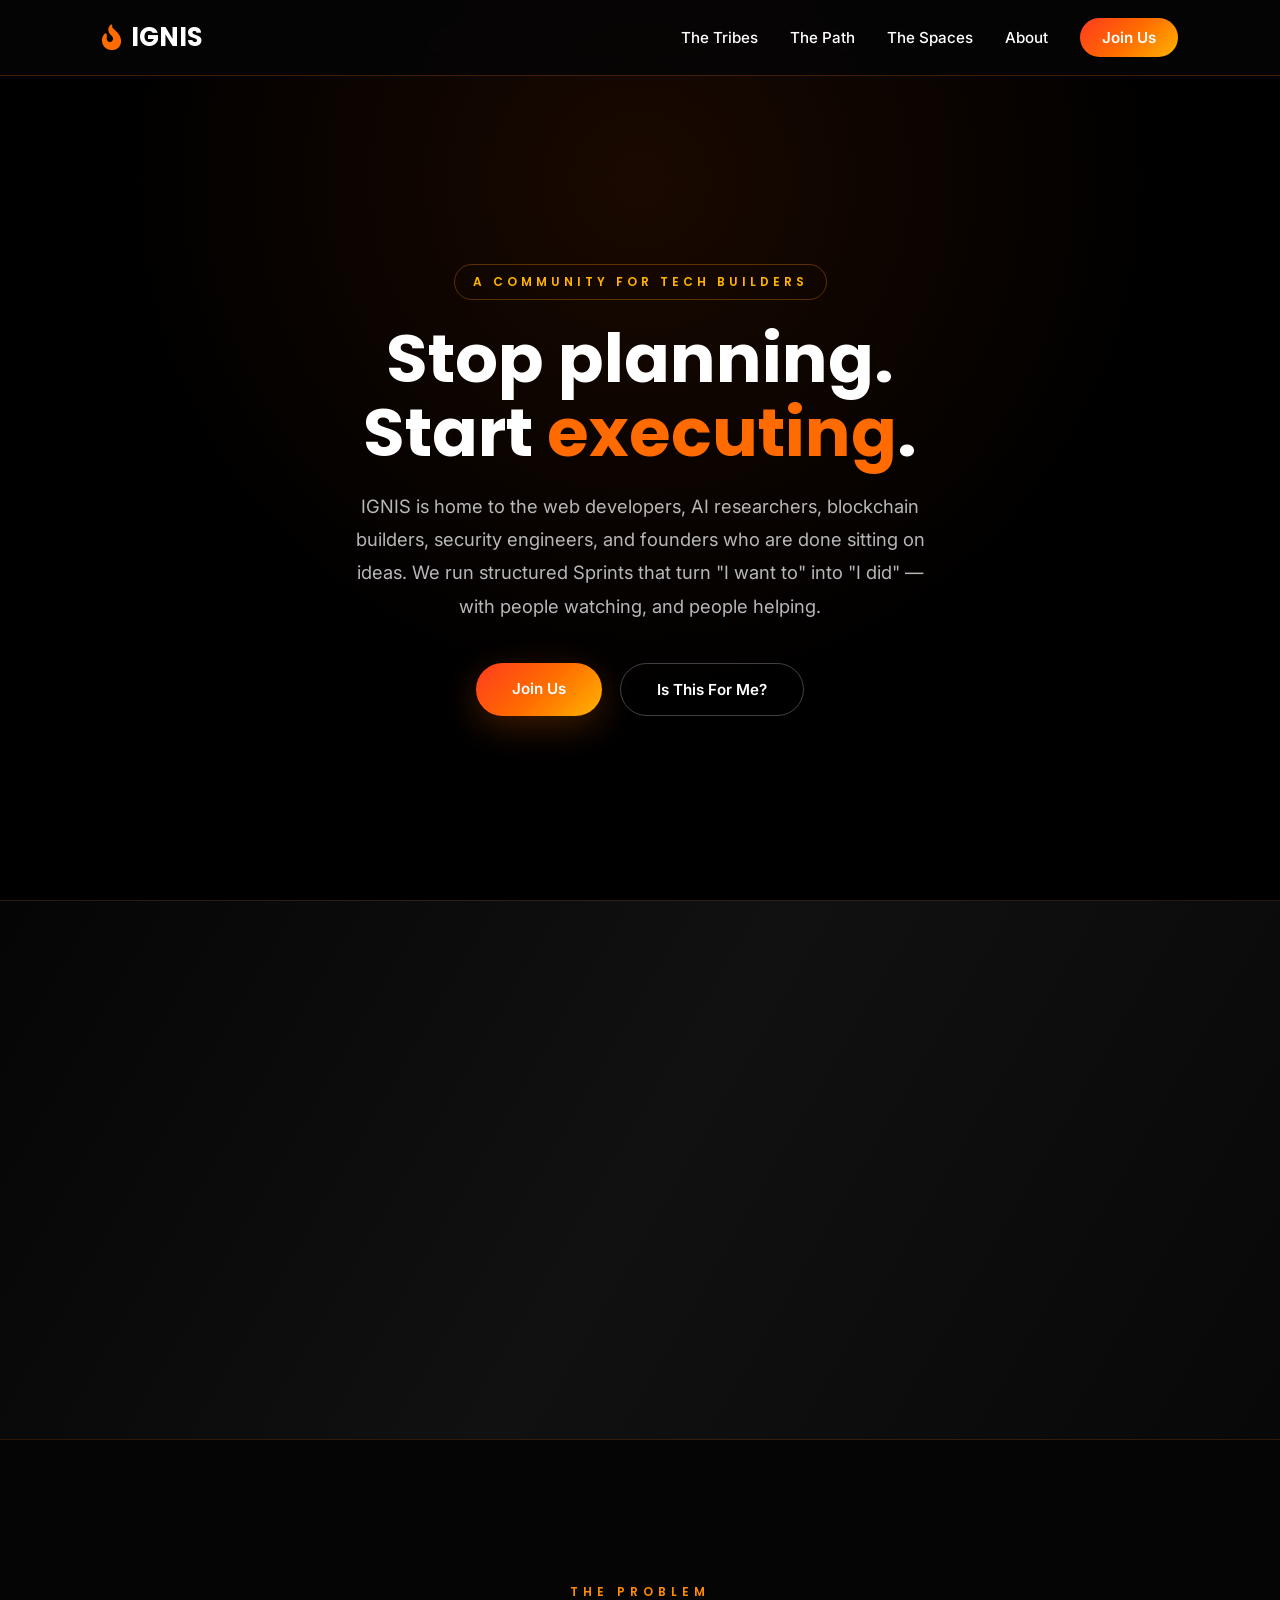
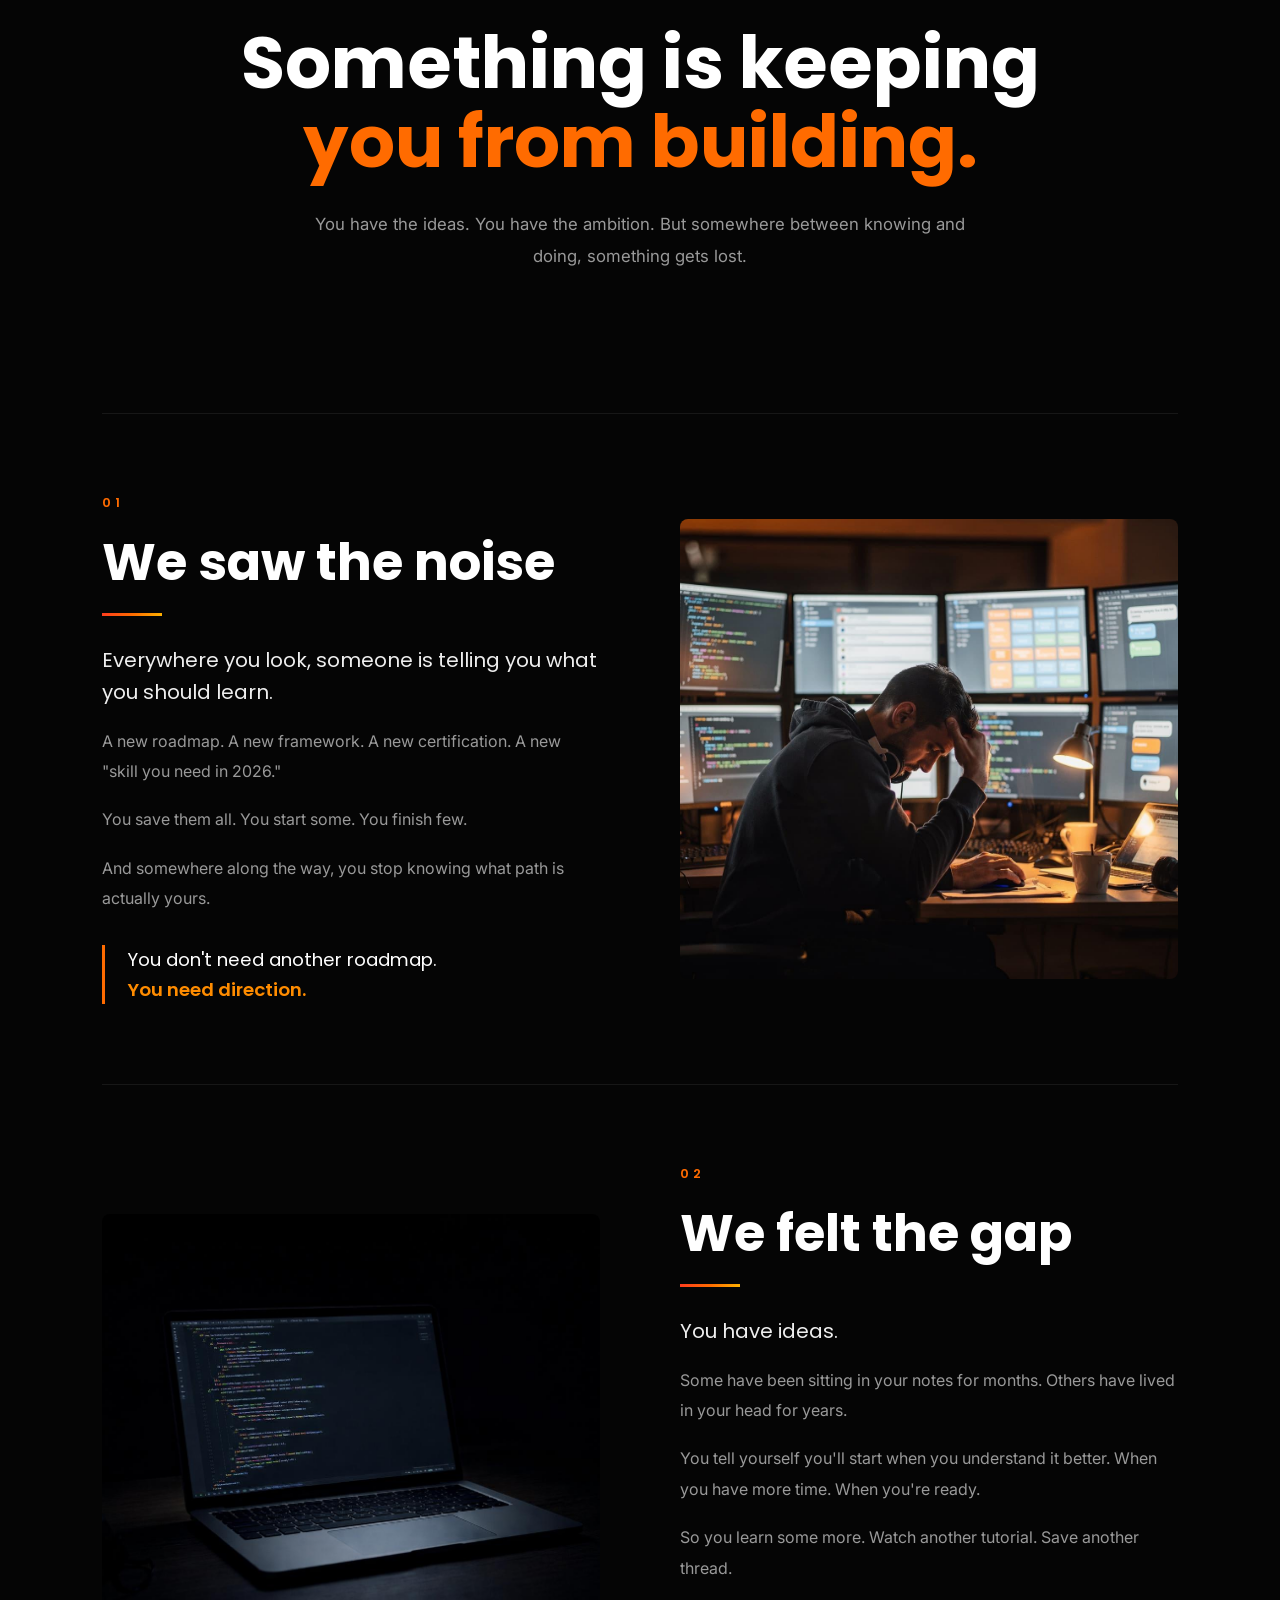
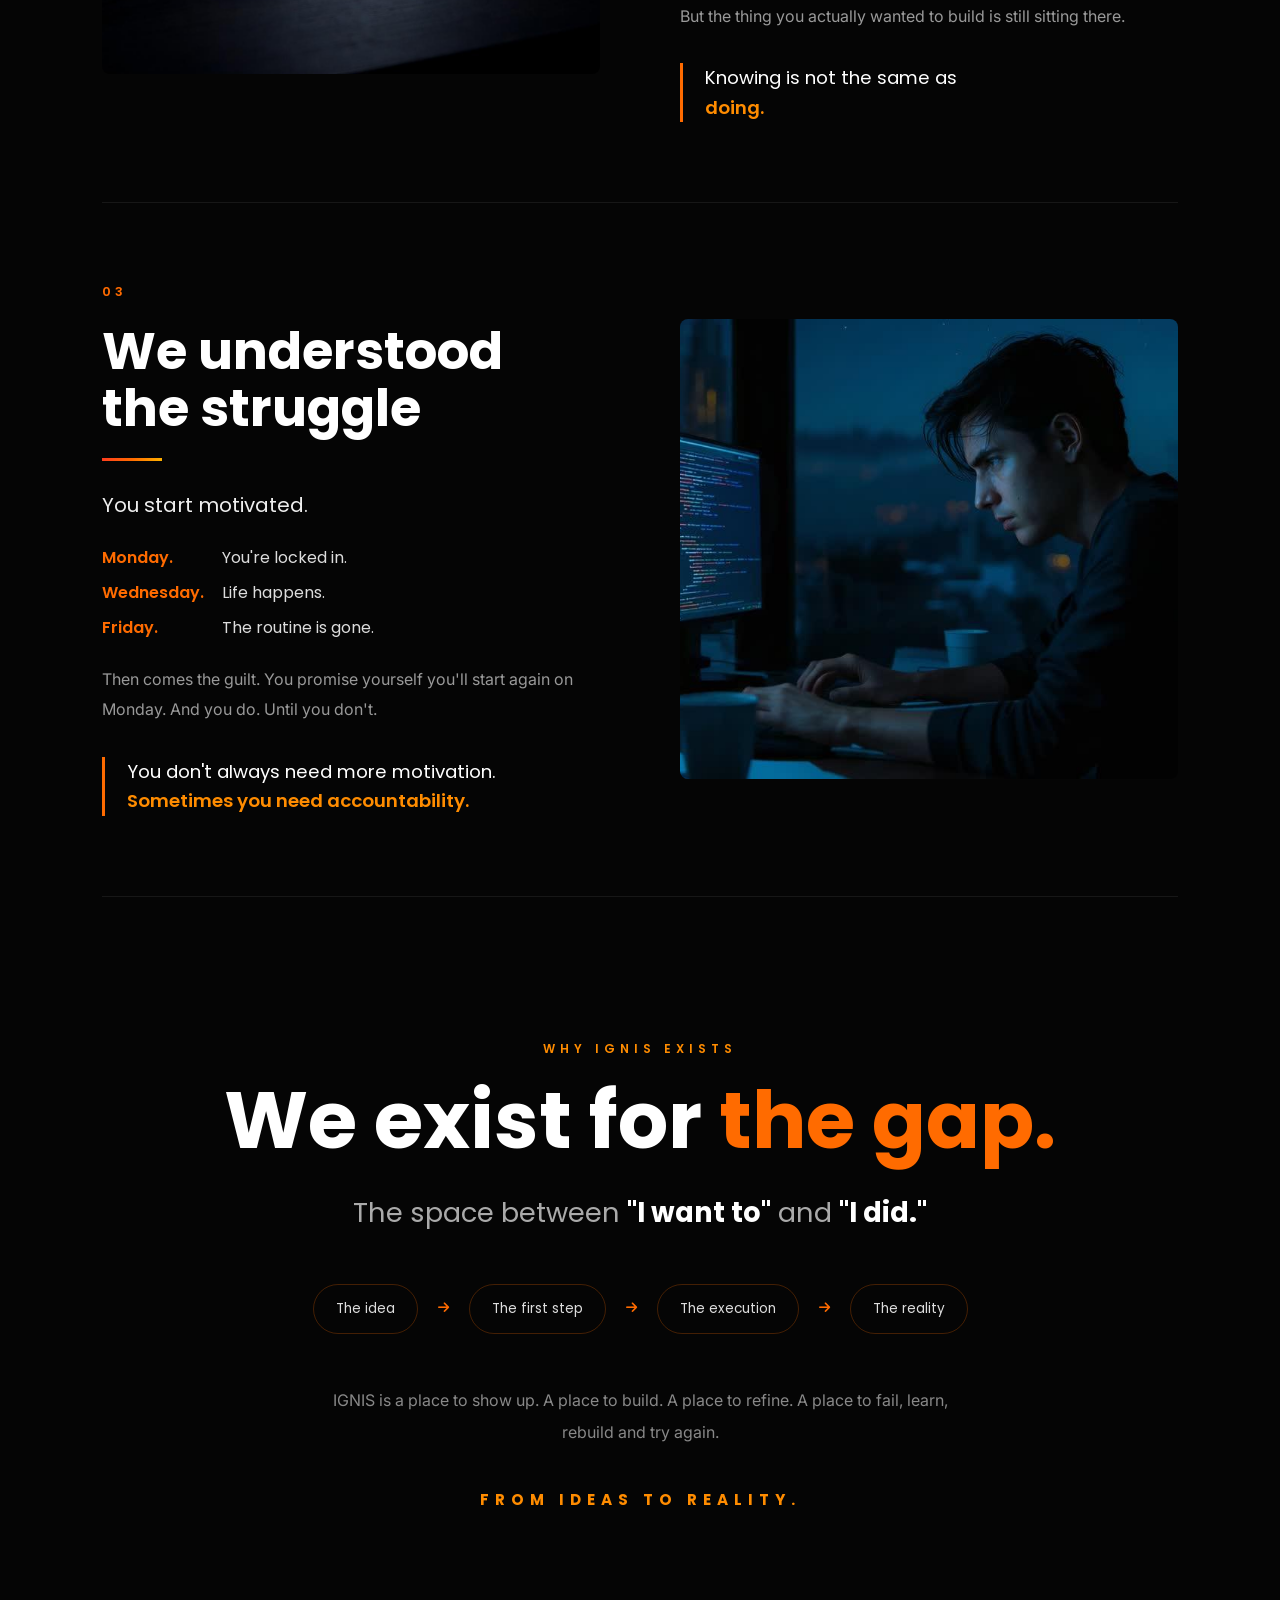
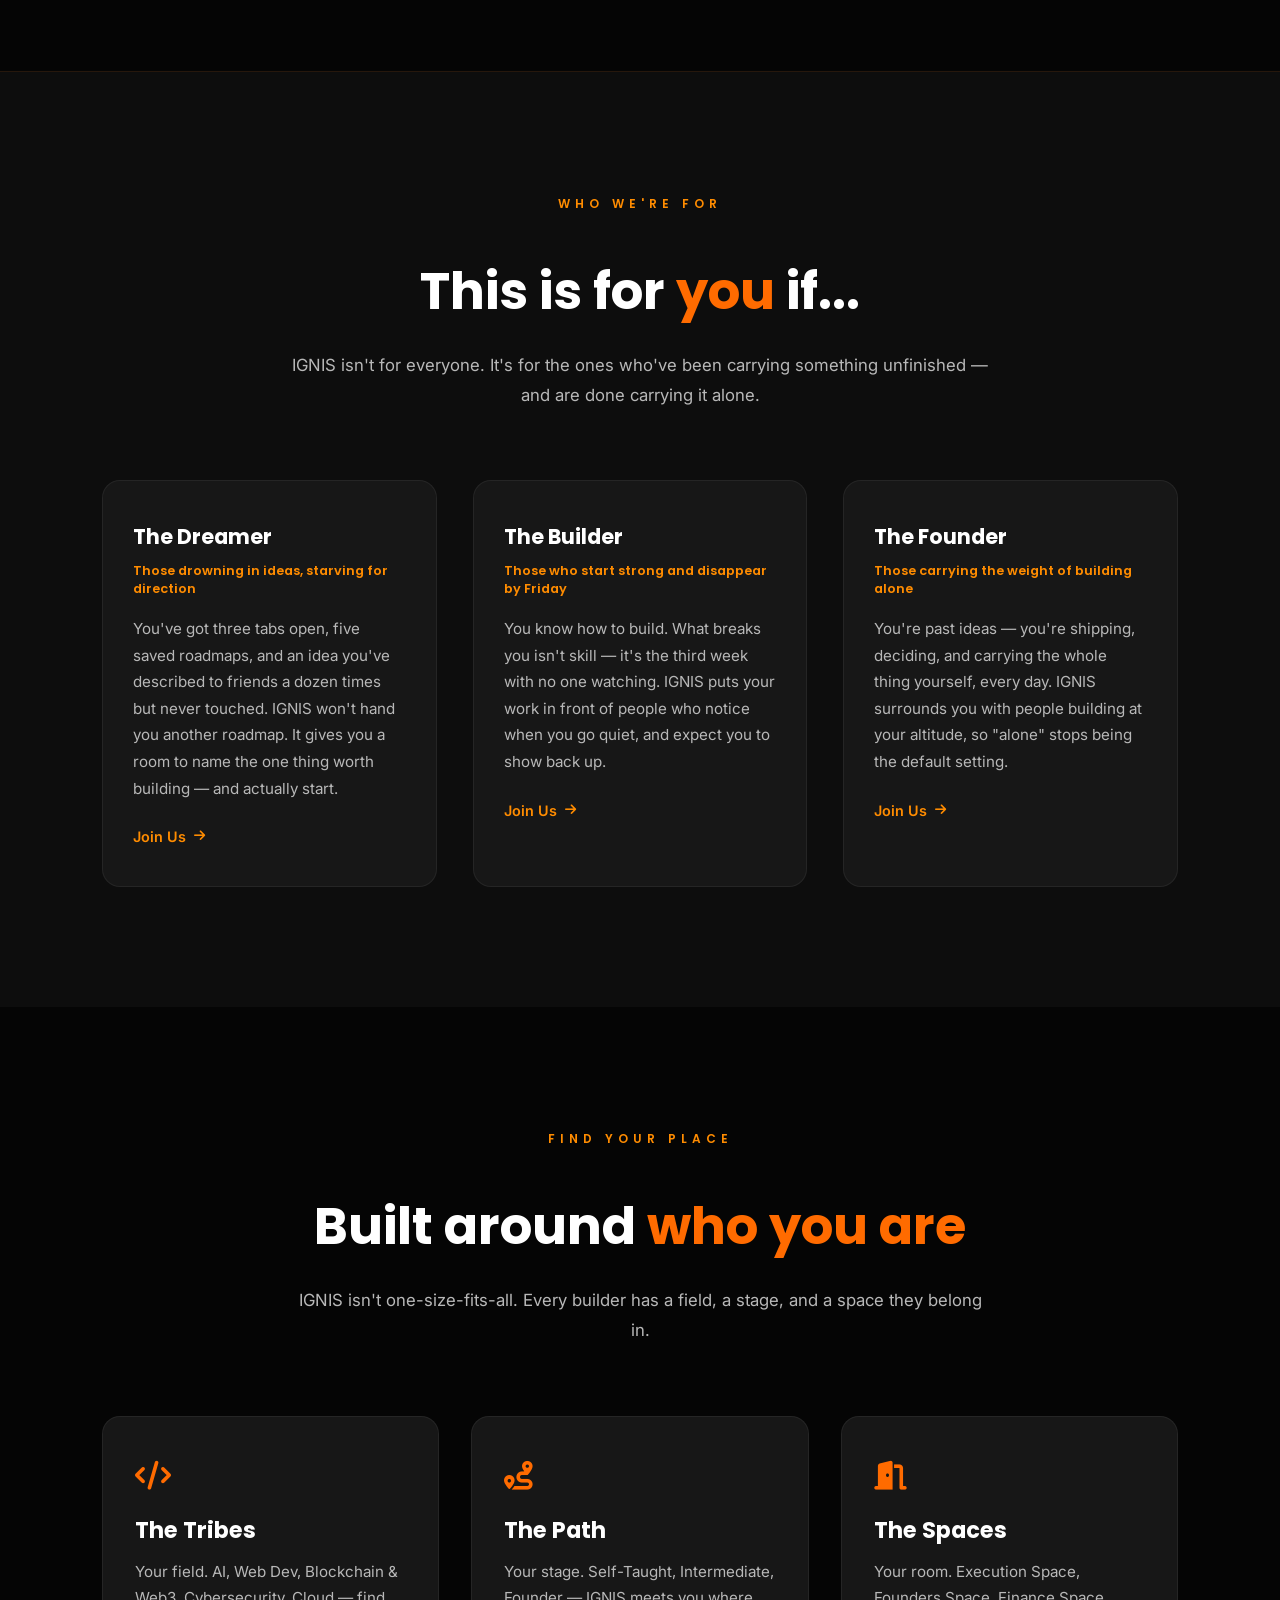
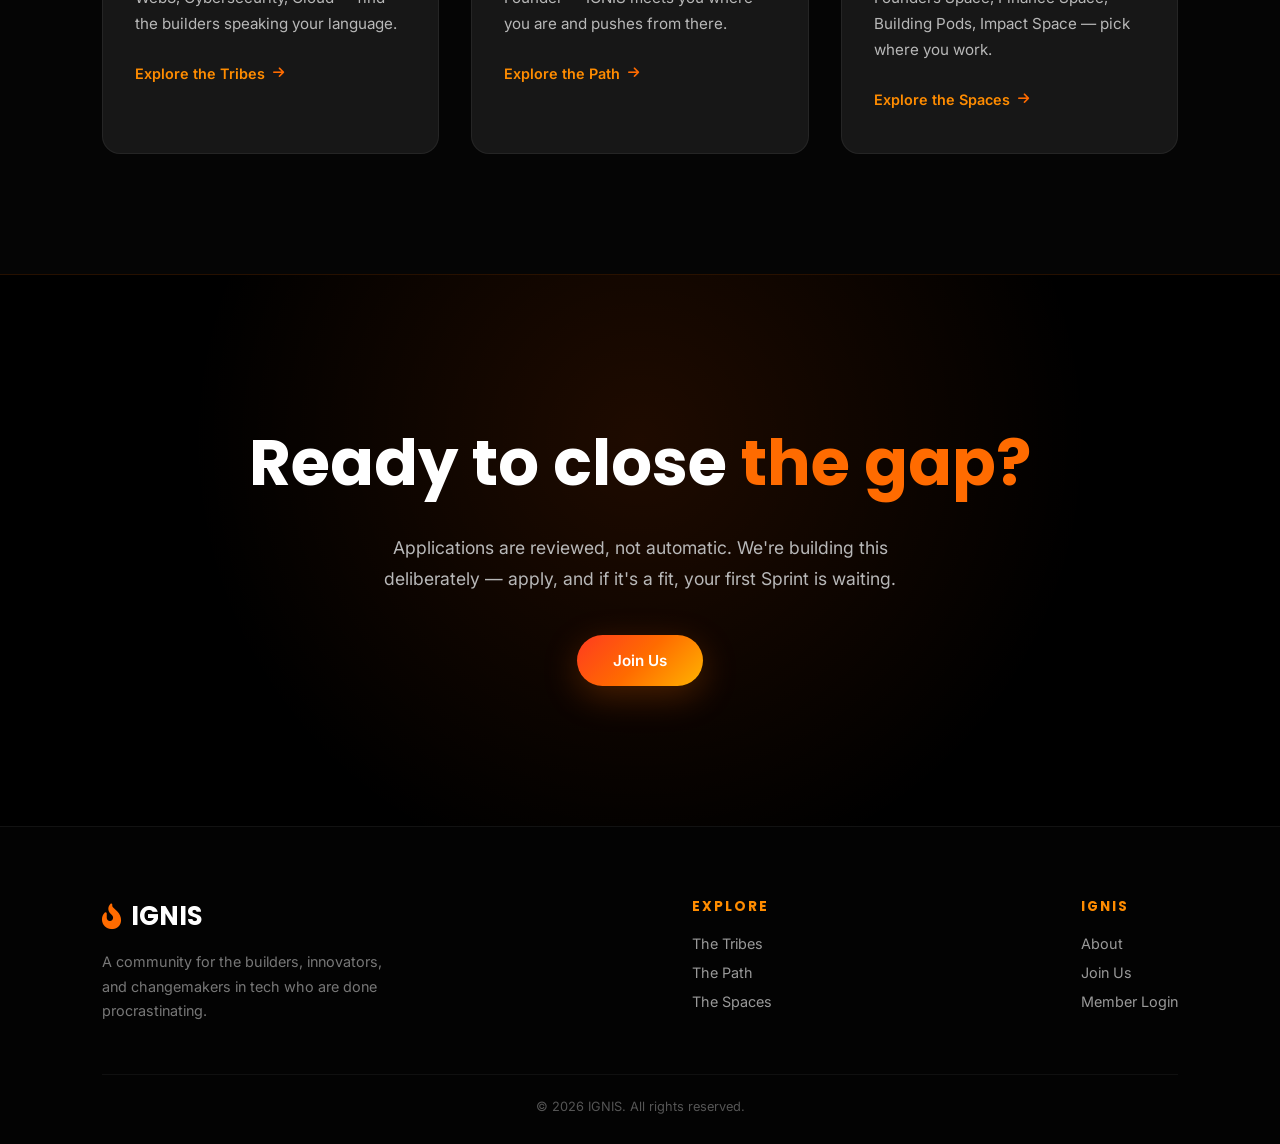
<file: index.html>
<!DOCTYPE html>
<html lang="en">
<head>
    <meta charset="UTF-8">
    <meta name="viewport" content="width=device-width, initial-scale=1.0">
    <title>IGNIS — Where Builders Show Up</title>
    <link href="https://fonts.googleapis.com/css2?family=Poppins:wght@300;400;500;600;700;800&family=Inter:wght@300;400;500;600&display=swap" rel="stylesheet">
    <link rel="stylesheet" href="https://cdnjs.cloudflare.com/ajax/libs/font-awesome/6.5.2/css/all.min.css">
    <link rel="stylesheet" href="css/index.css">
</head>
<body>

<header class="header" id="siteHeader">
    <a href="index.html" class="logo"><i class="fa-solid fa-fire-flame-curved"></i> IGNIS</a>
    <nav class="navbar" id="navbar">
        <a href="tribes.html">The Tribes</a>
        <a href="path.html">The Path</a>
        <a href="spaces.html">The Spaces</a>
        <a href="#manifesto">About</a>
        <a href="signup.html" class="join-btn">Join Us</a>
    </nav>
    <div class="menu-btn" id="menuBtn"><i class="fa-solid fa-bars"></i></div>
</header>

<!-- ================= HERO ================= -->
<section class="hero" id="home">
    <div class="hero-content">
        <span class="hero-eyebrow">A community for tech builders</span>
        <h1>Stop planning.<br>Start <span>executing</span>.</h1>
        <p>IGNIS is home to the web developers, AI researchers, blockchain builders, security engineers, and founders who are done sitting on ideas. We run structured Sprints that turn "I want to" into "I did" — with people watching, and people helping.</p>
        <div class="hero-buttons">
            <a href="signup.html" class="btn primary">Join Us</a>
            <a href="#for-you" class="btn ghost">Is This For Me?</a>
        </div>
    </div>
</section>

<!-- ================= ANIMATED STATEMENT ================= -->
<section class="statement-section">
    <div class="statement-container">
        <div class="statement">WE SAW THE CRACK IN THE SYSTEM.</div>
        <div class="statement">WE FELT THE PRESSURE.</div>
        <div class="statement">WE HEARD THE NOISE.</div>
        <div class="statement">WE EMERGED TO CORRECT.</div>
    </div>
</section>

<!-- ================= MANIFESTO ================= -->
<section class="ignis-manifesto" id="manifesto">
    <div class="manifesto-container">

        <div class="manifesto-intro">
            <span class="manifesto-label">THE PROBLEM</span>
            <h2>Something is keeping <span>you from building.</span></h2>
            <p>You have the ideas. You have the ambition. But somewhere between knowing and doing, something gets lost.</p>
        </div>

        <article class="manifesto-block">
            <div class="manifesto-text">
                <span class="manifesto-number">01</span>
                <h3>We saw the noise</h3>
                <div class="manifesto-line"></div>
                <p class="manifesto-lead">Everywhere you look, someone is telling you what you should learn.</p>
                <p>A new roadmap. A new framework. A new certification. A new "skill you need in 2026."</p>
                <p>You save them all. You start some. You finish few.</p>
                <p>And somewhere along the way, you stop knowing what path is actually yours.</p>
                <blockquote>You don't need another roadmap.<strong>You need direction.</strong></blockquote>
            </div>
            <div class="manifesto-image">
                <img src="css/Images/burntoutdev.jfif" alt="Developer overwhelmed by information">
            </div>
        </article>

        <article class="manifesto-block reverse">
            <div class="manifesto-text">
                <span class="manifesto-number">02</span>
                <h3>We felt the gap</h3>
                <div class="manifesto-line"></div>
                <p class="manifesto-lead">You have ideas.</p>
                <p>Some have been sitting in your notes for months. Others have lived in your head for years.</p>
                <p>You tell yourself you'll start when you understand it better. When you have more time. When you're ready.</p>
                <p>So you learn some more. Watch another tutorial. Save another thread.</p>
                <p>But the thing you actually wanted to build is still sitting there.</p>
                <blockquote>Knowing is not the same as<strong>doing.</strong></blockquote>
            </div>
            <div class="manifesto-image">
                   <img src="css/Images/darksystem.jfif" alt="Developer overwhelmed by information">

            </div>
        </article>

        <article class="manifesto-block">
            <div class="manifesto-text">
                <span class="manifesto-number">03</span>
                <h3>We understood the struggle</h3>
                <div class="manifesto-line"></div>
                <p class="manifesto-lead">You start motivated.</p>
                <div class="timeline-text">
                    <span>Monday.</span><span>You're locked in.</span>
                    <span>Wednesday.</span><span>Life happens.</span>
                    <span>Friday.</span><span>The routine is gone.</span>
                </div>
                <p>Then comes the guilt. You promise yourself you'll start again on Monday. And you do. Until you don't.</p>
                <blockquote>You don't always need more motivation.<strong>Sometimes you need accountability.</strong></blockquote>
            </div>
            <div class="manifesto-image">
                <img src="css/Images/lockedin.jfif" alt="Developer overwhelmed by information">
            </div>
        </article>

        <div class="manifesto-ending">
            <span class="manifesto-label">WHY IGNIS EXISTS</span>
            <h2>We exist for <span>the gap.</span></h2>
            <p class="gap-statement">The space between <strong>"I want to"</strong> and <strong>"I did."</strong></p>
            <div class="gap-points">
                <span>The idea</span><i class="fa-solid fa-arrow-right"></i>
                <span>The first step</span><i class="fa-solid fa-arrow-right"></i>
                <span>The execution</span><i class="fa-solid fa-arrow-right"></i>
                <span>The reality</span>
            </div>
            <p class="ending-text">IGNIS is a place to show up. A place to build. A place to refine. A place to fail, learn, rebuild and try again.</p>
            <h4>FROM IDEAS TO REALITY.</h4>
        </div>
    </div>
</section>

<!-- ================= WHO WE'RE FOR ================= -->
<section class="how-it-works" id="for-you">
    <div class="how-header">
        <span class="manifesto-label">WHO WE'RE FOR</span>
        <h2>This is for <span style="color:var(--orange)">you</span> if...</h2>
        <p>IGNIS isn't for everyone. It's for the ones who've been carrying something unfinished — and are done carrying it alone.</p>
    </div>
    <div class="how-steps">
        <div class="how-step archetype-card">
            <h3>The Dreamer</h3>
            <span class="archetype-sub">Those drowning in ideas, starving for direction</span>
            <p>You've got three tabs open, five saved roadmaps, and an idea you've described to friends a dozen times but never touched. IGNIS won't hand you another roadmap. It gives you a room to name the one thing worth building — and actually start.</p>
            <a href="signup.html" class="archetype-link">Join Us <i class="fa-solid fa-arrow-right"></i></a>
        </div>
        <div class="how-step archetype-card">
            <h3>The Builder</h3>
            <span class="archetype-sub">Those who start strong and disappear by Friday</span>
            <p>You know how to build. What breaks you isn't skill — it's the third week with no one watching. IGNIS puts your work in front of people who notice when you go quiet, and expect you to show back up.</p>
            <a href="signup.html" class="archetype-link">Join Us <i class="fa-solid fa-arrow-right"></i></a>
        </div>
        <div class="how-step archetype-card">
            <h3>The Founder</h3>
            <span class="archetype-sub">Those carrying the weight of building alone</span>
            <p>You're past ideas — you're shipping, deciding, and carrying the whole thing yourself, every day. IGNIS surrounds you with people building at your altitude, so "alone" stops being the default setting.</p>
            <a href="signup.html" class="archetype-link">Join Us <i class="fa-solid fa-arrow-right"></i></a>
        </div>
    </div>
</section>

<!-- ================= PILLARS PREVIEW ================= -->
<section class="pillars" id="pillars">
    <div class="pillars-header">
        <span class="manifesto-label">FIND YOUR PLACE</span>
        <h2>Built around <span style="color:var(--orange)">who you are</span></h2>
        <p>IGNIS isn't one-size-fits-all. Every builder has a field, a stage, and a space they belong in.</p>
    </div>
    <div class="pillars-grid">
        <a href="tribes.html" class="pillar-card">
            <i class="fa-solid fa-code"></i>
            <h3>The Tribes</h3>
            <p>Your field. AI, Web Dev, Blockchain & Web3, Cybersecurity, Cloud — find the builders speaking your language.</p>
            <span class="pillar-link">Explore the Tribes <i class="fa-solid fa-arrow-right"></i></span>
        </a>
        <a href="path.html" class="pillar-card">
            <i class="fa-solid fa-route"></i>
            <h3>The Path</h3>
            <p>Your stage. Self-Taught, Intermediate, Founder — IGNIS meets you where you are and pushes from there.</p>
            <span class="pillar-link">Explore the Path <i class="fa-solid fa-arrow-right"></i></span>
        </a>
        <a href="spaces.html" class="pillar-card">
            <i class="fa-solid fa-door-open"></i>
            <h3>The Spaces</h3>
            <p>Your room. Execution Space, Founders Space, Finance Space, Building Pods, Impact Space — pick where you work.</p>
            <span class="pillar-link">Explore the Spaces <i class="fa-solid fa-arrow-right"></i></span>
        </a>
    </div>
</section>

<!-- ================= FINAL CTA ================= -->
<section class="final-cta">
    <h2>Ready to close <span>the gap?</span></h2>
    <p>Applications are reviewed, not automatic. We're building this deliberately — apply, and if it's a fit, your first Sprint is waiting.</p>
    <a href="signup.html" class="btn primary">Join Us</a>
</section>

<!-- ================= FOOTER ================= -->
<footer>
    <div class="footer-grid">
        <div class="footer-brand">
            <a href="index.html" class="logo"><i class="fa-solid fa-fire-flame-curved"></i> IGNIS</a>
            <p>A community for the builders, innovators, and changemakers in tech who are done procrastinating.</p>
        </div>
        <div class="footer-col">
            <h4>Explore</h4>
            <a href="tribes.html">The Tribes</a>
            <a href="path.html">The Path</a>
            <a href="spaces.html">The Spaces</a>
        </div>
        <div class="footer-col">
            <h4>IGNIS</h4>
            <a href="#manifesto">About</a>
            <a href="signup.html">Join Us</a>
            <a href="login.html">Member Login</a>
        </div>
    </div>
    <div class="footer-bottom">© 2026 IGNIS. All rights reserved.</div>
</footer>

<script>
    const menuBtn = document.getElementById('menuBtn');
    const navbar = document.getElementById('navbar');
    menuBtn.addEventListener('click', () => navbar.classList.toggle('active'));
</script>
</body>
</html>
</file>
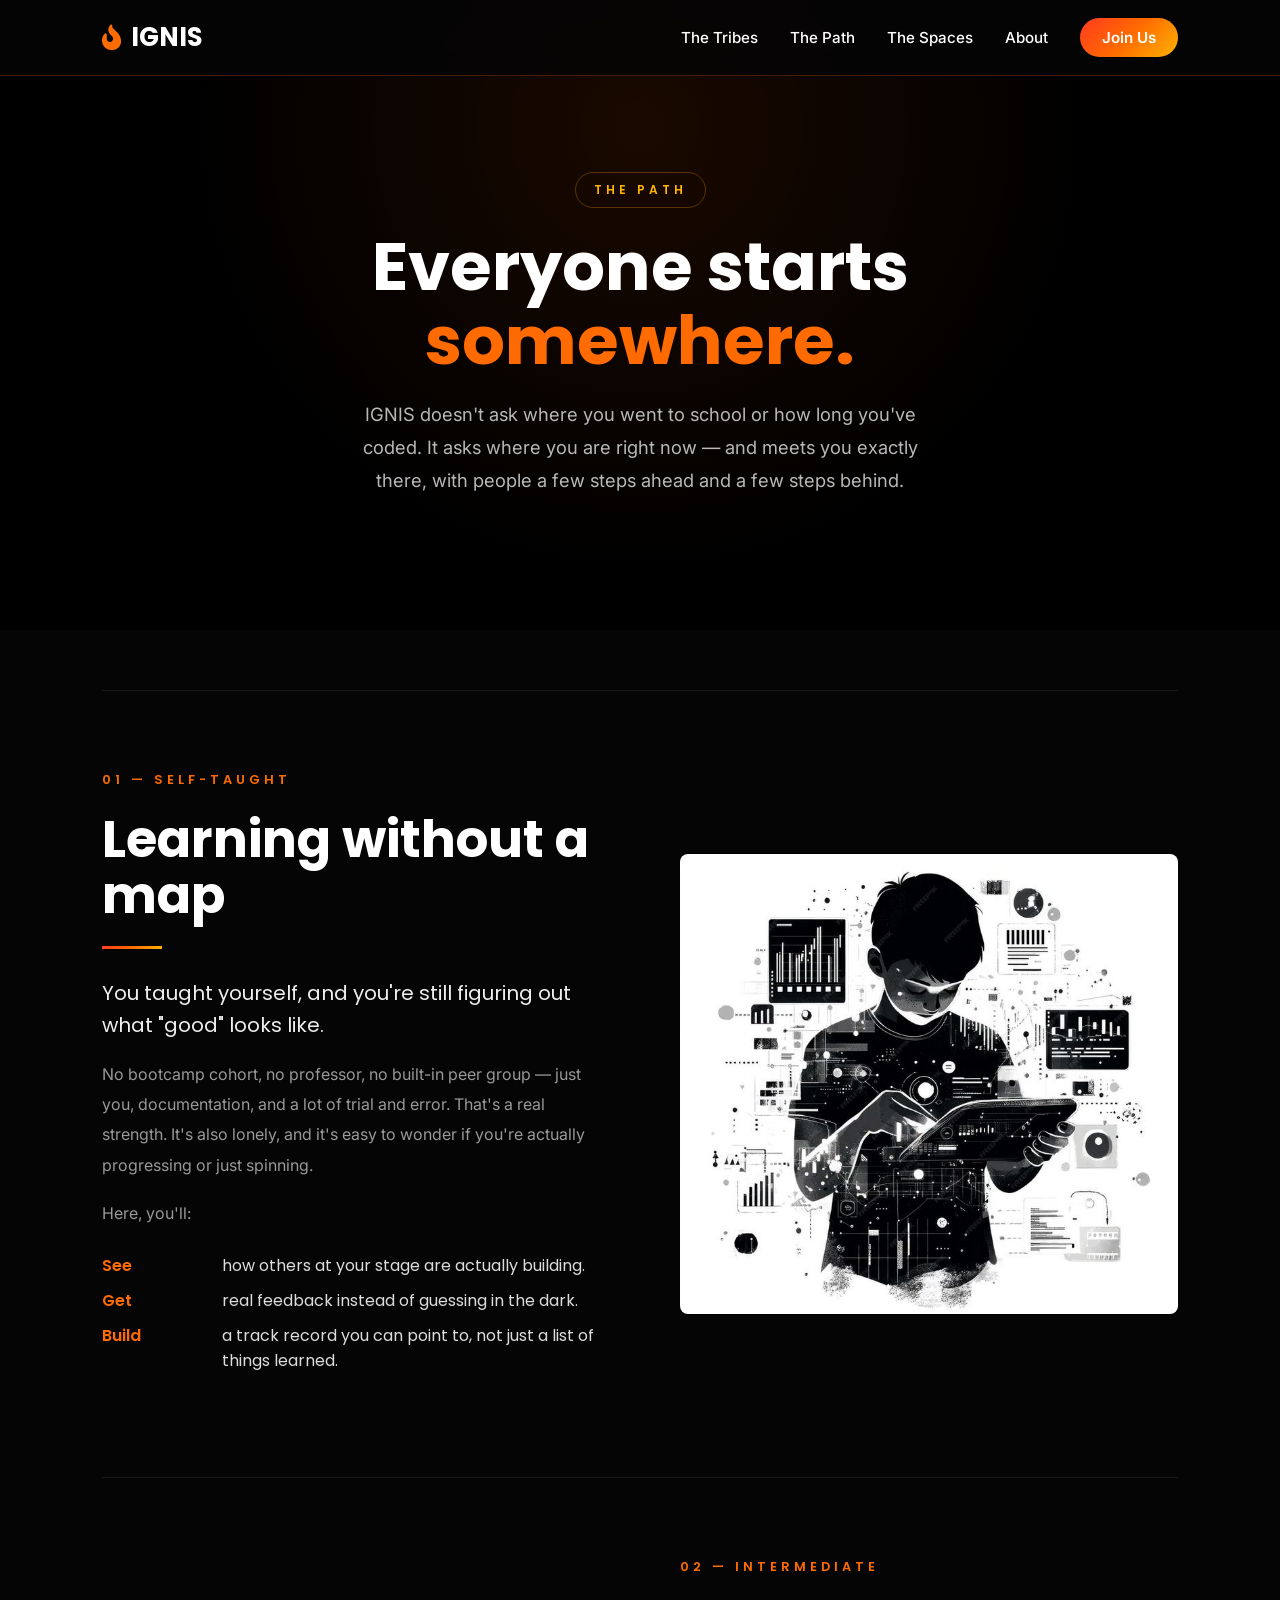
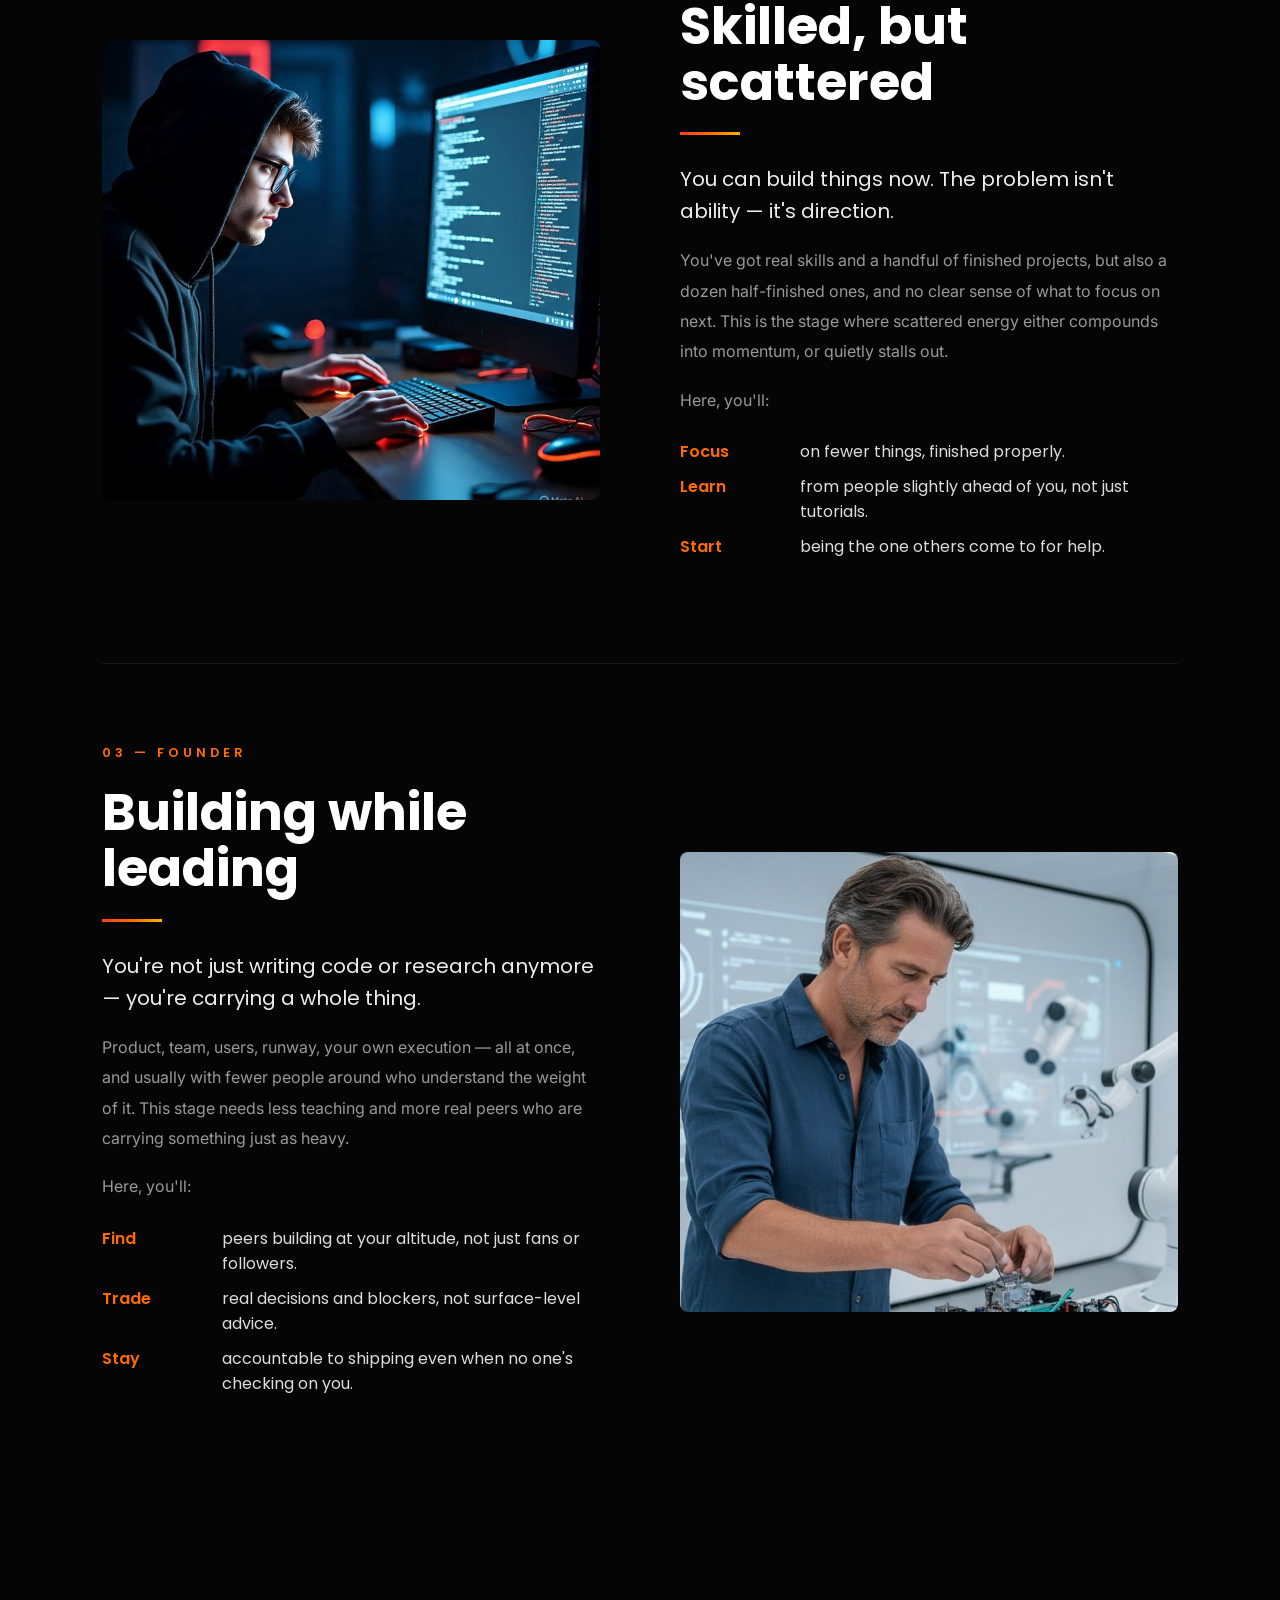
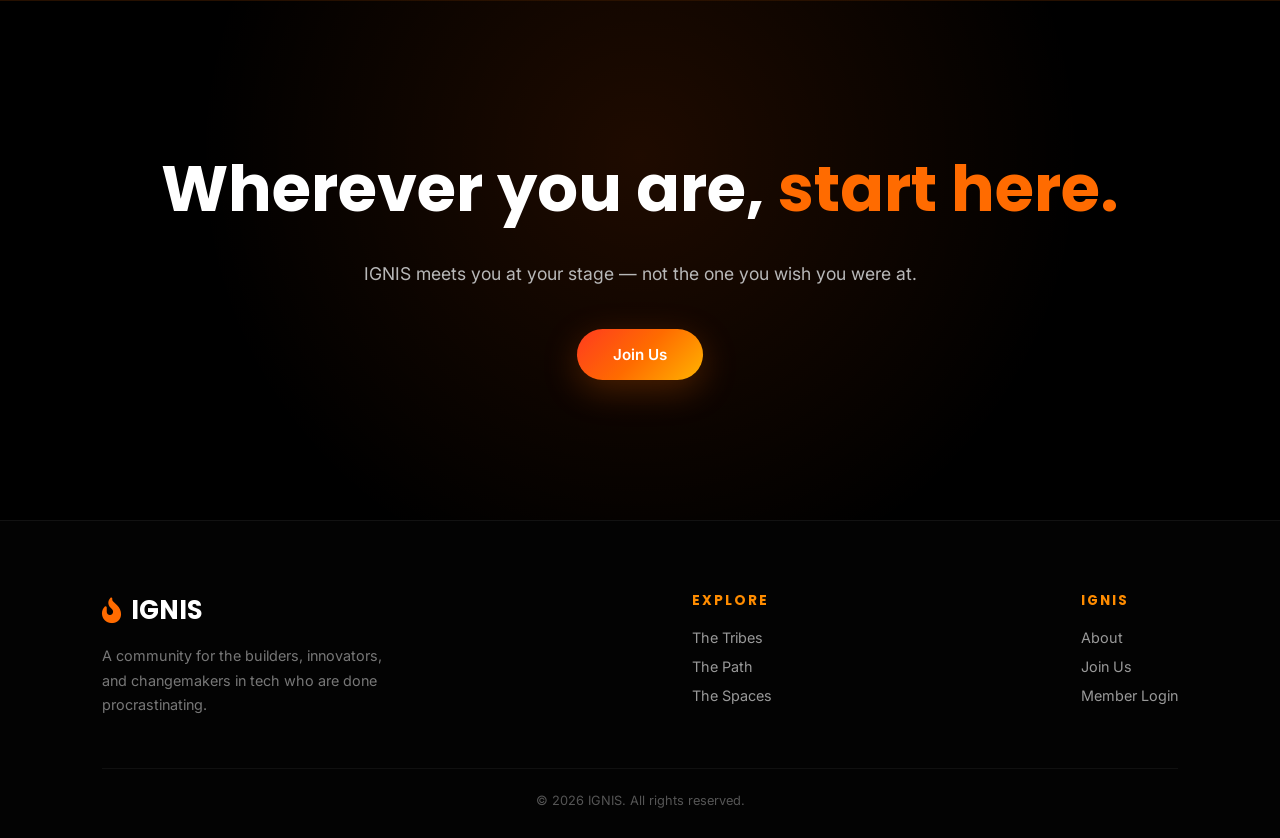
<file: path.html>
<!DOCTYPE html>
<html lang="en">
<head>
    <meta charset="UTF-8">
    <meta name="viewport" content="width=device-width, initial-scale=1.0">
    <title>The Path — IGNIS</title>
    <link href="https://fonts.googleapis.com/css2?family=Poppins:wght@300;400;500;600;700;800&family=Inter:wght@300;400;500;600&display=swap" rel="stylesheet">
    <link rel="stylesheet" href="https://cdnjs.cloudflare.com/ajax/libs/font-awesome/6.5.2/css/all.min.css">
    <link rel="stylesheet" href="css/navstyle.css">
</head>
<body>

<header class="header">
    <a href="index.html" class="logo"><i class="fa-solid fa-fire-flame-curved"></i> IGNIS</a>
    <nav class="navbar" id="navbar">
        <a href="tribes.html">The Tribes</a>
        <a href="path.html">The Path</a>
        <a href="spaces.html">The Spaces</a>
        <a href="index.html#manifesto">About</a>
        <a href="signup.html" class="join-btn">Join Us</a>
    </nav>
    <div class="menu-btn" id="menuBtn"><i class="fa-solid fa-bars"></i></div>
</header>

<section class="hero" style="min-height:70vh;">
    <div class="hero-content">
        <span class="hero-eyebrow">The Path</span>
        <h1>Everyone starts <span>somewhere.</span></h1>
        <p>IGNIS doesn't ask where you went to school or how long you've coded. It asks where you are right now — and meets you exactly there, with people a few steps ahead and a few steps behind.</p>
    </div>
</section>

<section class="ignis-manifesto" style="padding-top:60px;">
    <div class="manifesto-container">

        <article class="manifesto-block">
            <div class="manifesto-text">
                <span class="manifesto-number">01 — SELF-TAUGHT</span>
                <h3>Learning without a map</h3>
                <div class="manifesto-line"></div>
                <p class="manifesto-lead">You taught yourself, and you're still figuring out what "good" looks like.</p>
                <p>No bootcamp cohort, no professor, no built-in peer group — just you, documentation, and a lot of trial and error. That's a real strength. It's also lonely, and it's easy to wonder if you're actually progressing or just spinning.</p>
                <p>Here, you'll:</p>
                <div class="timeline-text">
                    <span>See</span><span>how others at your stage are actually building.</span>
                    <span>Get</span><span>real feedback instead of guessing in the dark.</span>
                    <span>Build</span><span>a track record you can point to, not just a list of things learned.</span>
                </div>
            </div>
            <div class="manifesto-image">
               <img src="css/Images/beginner.jfif"> 
            </div>
        </article>

        <article class="manifesto-block reverse">
            <div class="manifesto-text">
                <span class="manifesto-number">02 — INTERMEDIATE</span>
                <h3>Skilled, but scattered</h3>
                <div class="manifesto-line"></div>
                <p class="manifesto-lead">You can build things now. The problem isn't ability — it's direction.</p>
                <p>You've got real skills and a handful of finished projects, but also a dozen half-finished ones, and no clear sense of what to focus on next. This is the stage where scattered energy either compounds into momentum, or quietly stalls out.</p>
                <p>Here, you'll:</p>
                <div class="timeline-text">
                    <span>Focus</span><span>on fewer things, finished properly.</span>
                    <span>Learn</span><span>from people slightly ahead of you, not just tutorials.</span>
                    <span>Start</span><span>being the one others come to for help.</span>
                </div>
            </div>
            <div class="manifesto-image">
                  <img src="css/Images/intermediate.jfif">   
               
            </div>
        </article>

        <article class="manifesto-block">
            <div class="manifesto-text">
                <span class="manifesto-number">03 — FOUNDER</span>
                <h3>Building while leading</h3>
                <div class="manifesto-line"></div>
                <p class="manifesto-lead">You're not just writing code or research anymore — you're carrying a whole thing.</p>
                <p>Product, team, users, runway, your own execution — all at once, and usually with fewer people around who understand the weight of it. This stage needs less teaching and more real peers who are carrying something just as heavy.</p>
                <p>Here, you'll:</p>
                <div class="timeline-text">
                    <span>Find</span><span>peers building at your altitude, not just fans or followers.</span>
                    <span>Trade</span><span>real decisions and blockers, not surface-level advice.</span>
                    <span>Stay</span><span>accountable to shipping even when no one's checking on you.</span>
                </div>
            </div>
            <div class="manifesto-image">
                <img src="css/Images/founder.jfif">
            </div>
        </article>

    </div>
</section>

<section class="final-cta">
    <h2>Wherever you are, <span>start here.</span></h2>
    <p>IGNIS meets you at your stage — not the one you wish you were at.</p>
    <a href="signup.html" class="btn primary">Join Us</a>
</section>

<footer>
    <div class="footer-grid">
        <div class="footer-brand">
            <a href="index.html" class="logo"><i class="fa-solid fa-fire-flame-curved"></i> IGNIS</a>
            <p>A community for the builders, innovators, and changemakers in tech who are done procrastinating.</p>
        </div>
        <div class="footer-col">
            <h4>Explore</h4>
            <a href="tribes.html">The Tribes</a>
            <a href="path.html">The Path</a>
            <a href="spaces.html">The Spaces</a>
        </div>
        <div class="footer-col">
            <h4>IGNIS</h4>
            <a href="index.html#manifesto">About</a>
            <a href="signup.html">Join Us</a>
            <a href="login.html">Member Login</a>
        </div>
    </div>
    <div class="footer-bottom">© 2026 IGNIS. All rights reserved.</div>
</footer>

<script>
    document.getElementById('menuBtn').addEventListener('click', () => document.getElementById('navbar').classList.toggle('active'));
</script>
</body>
</html>
</file>
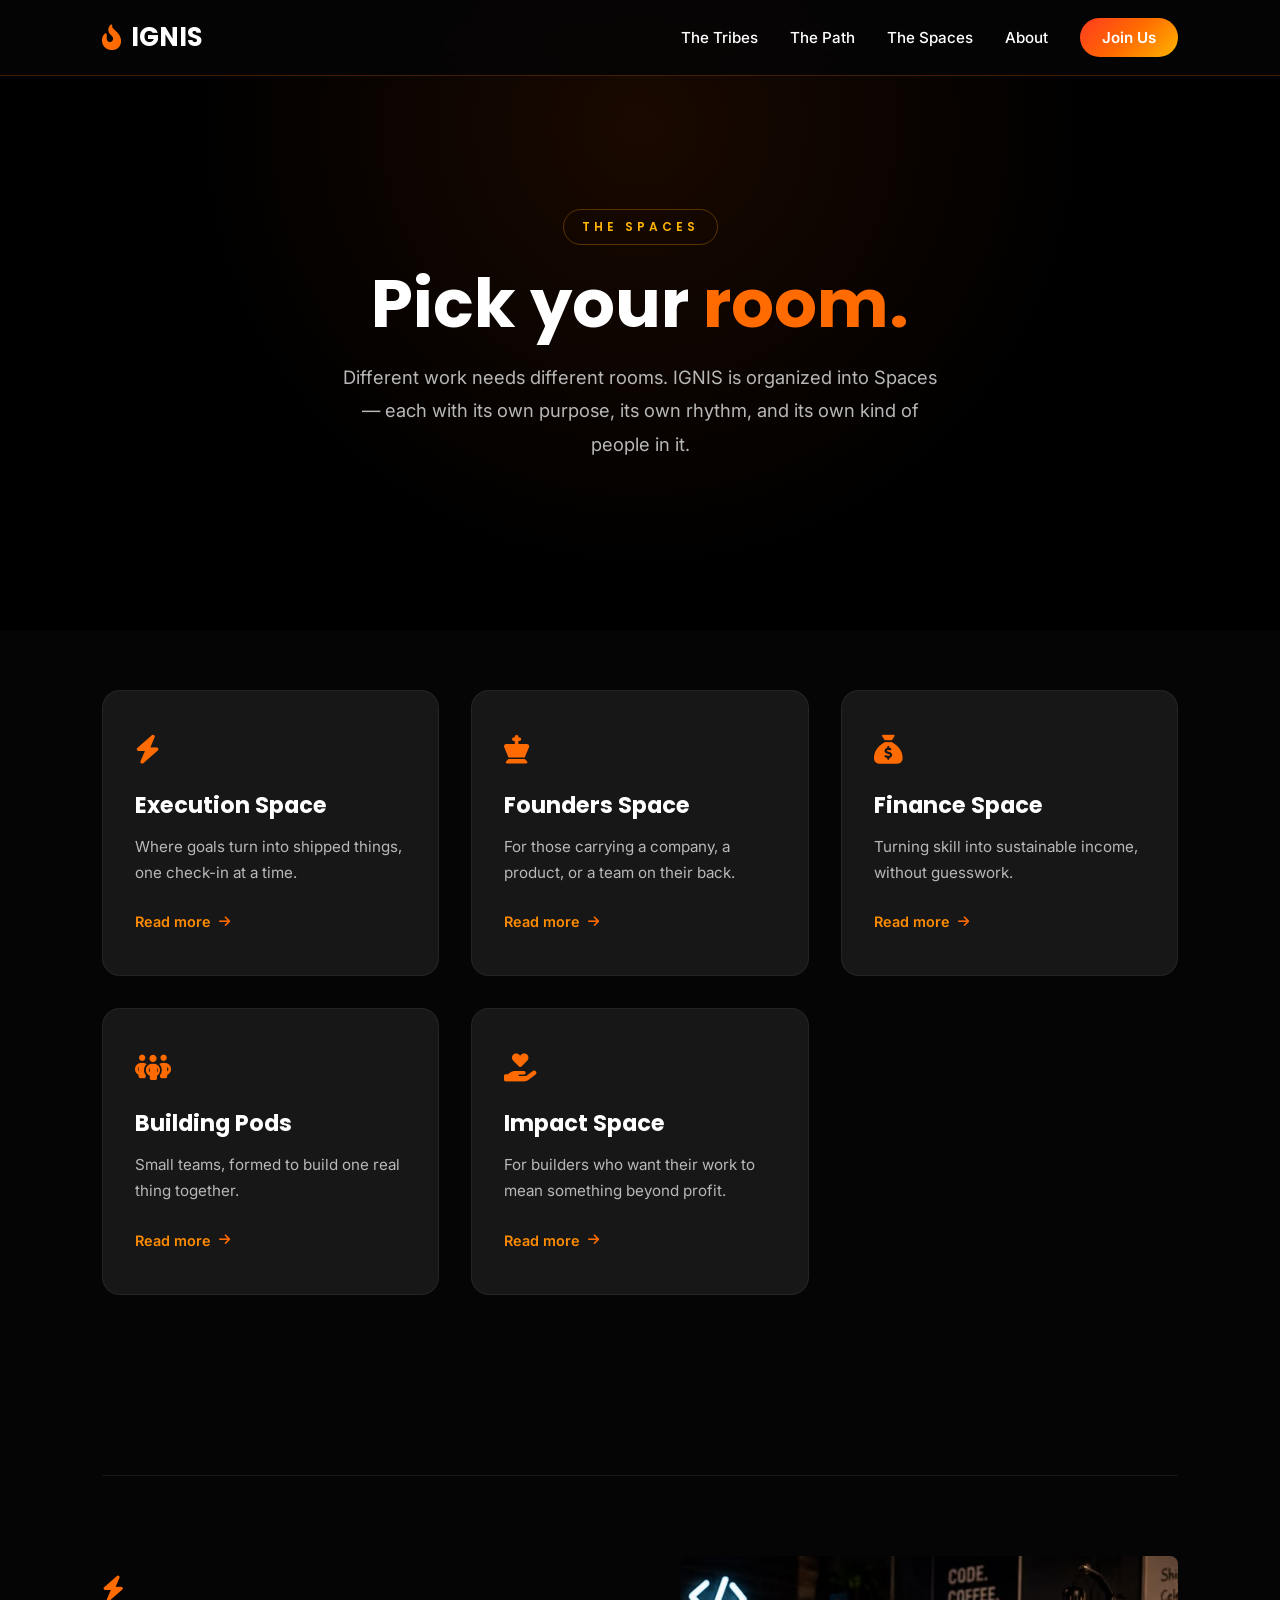
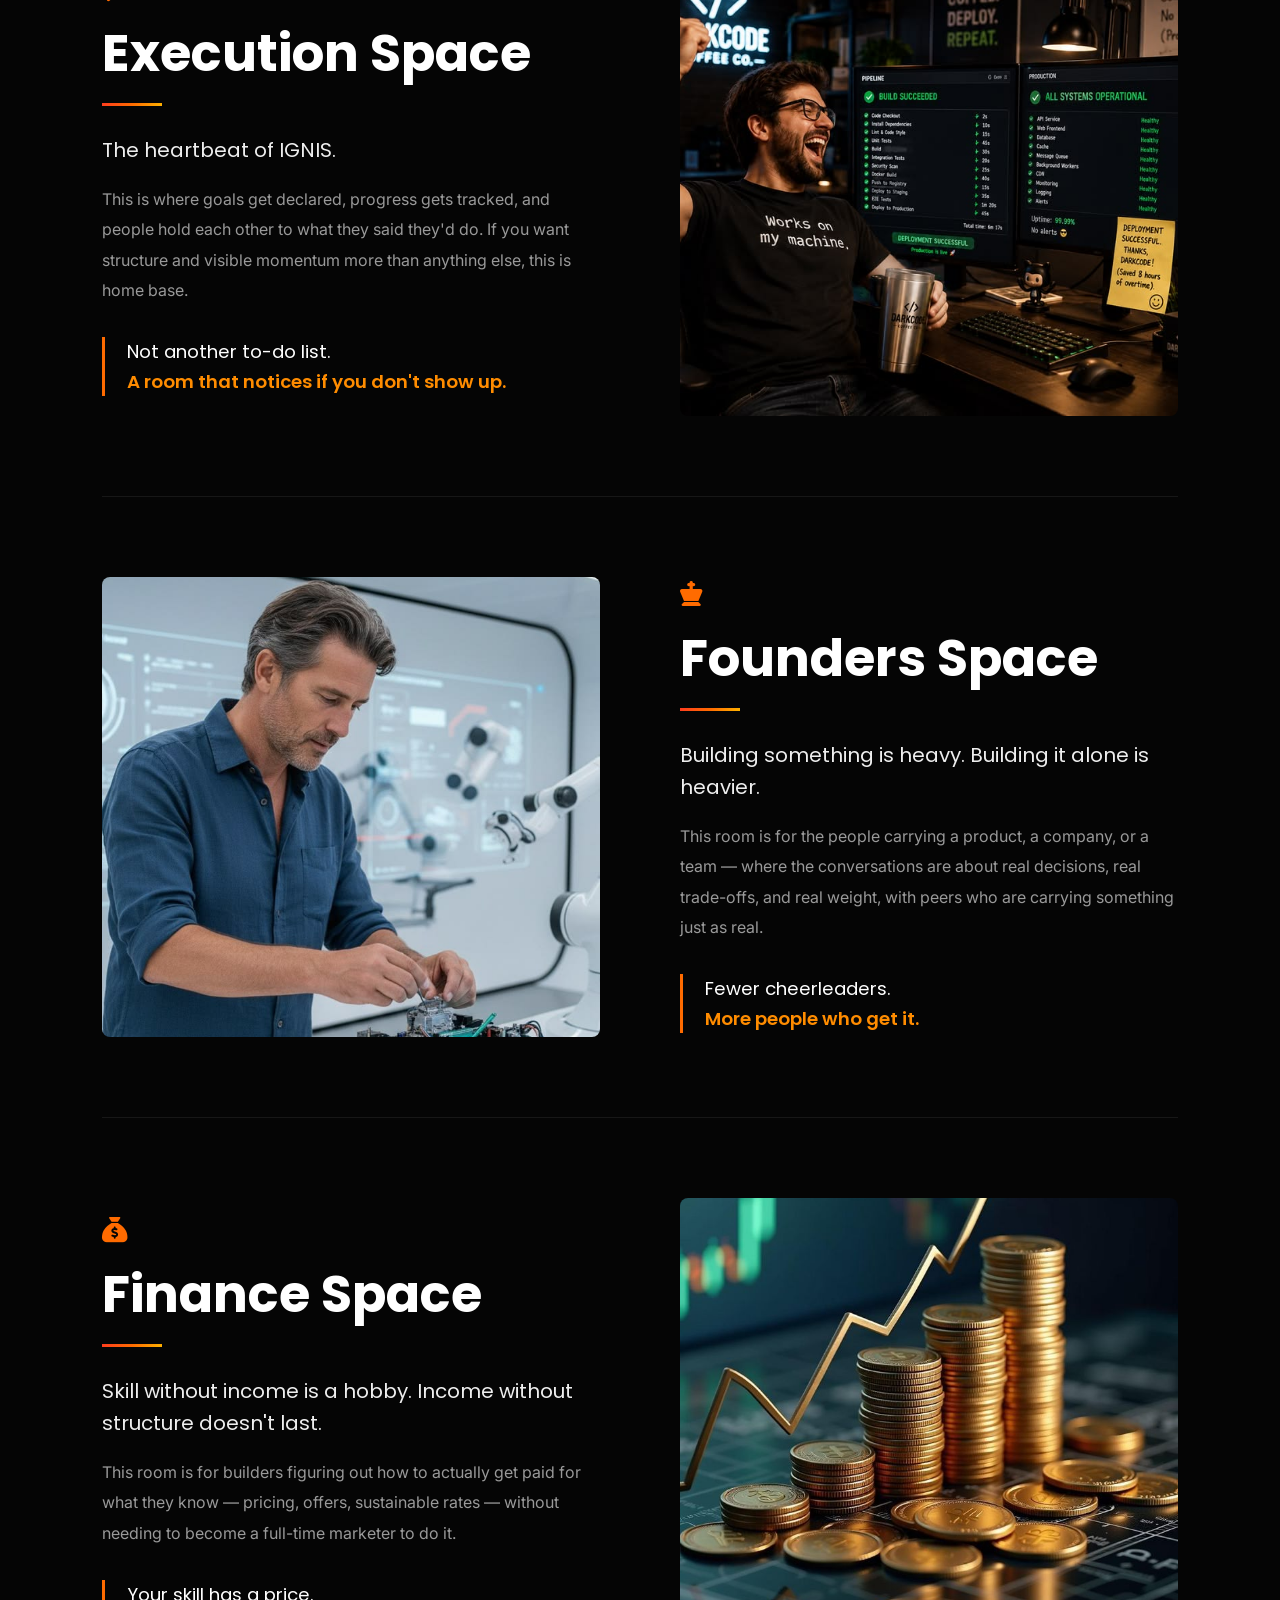
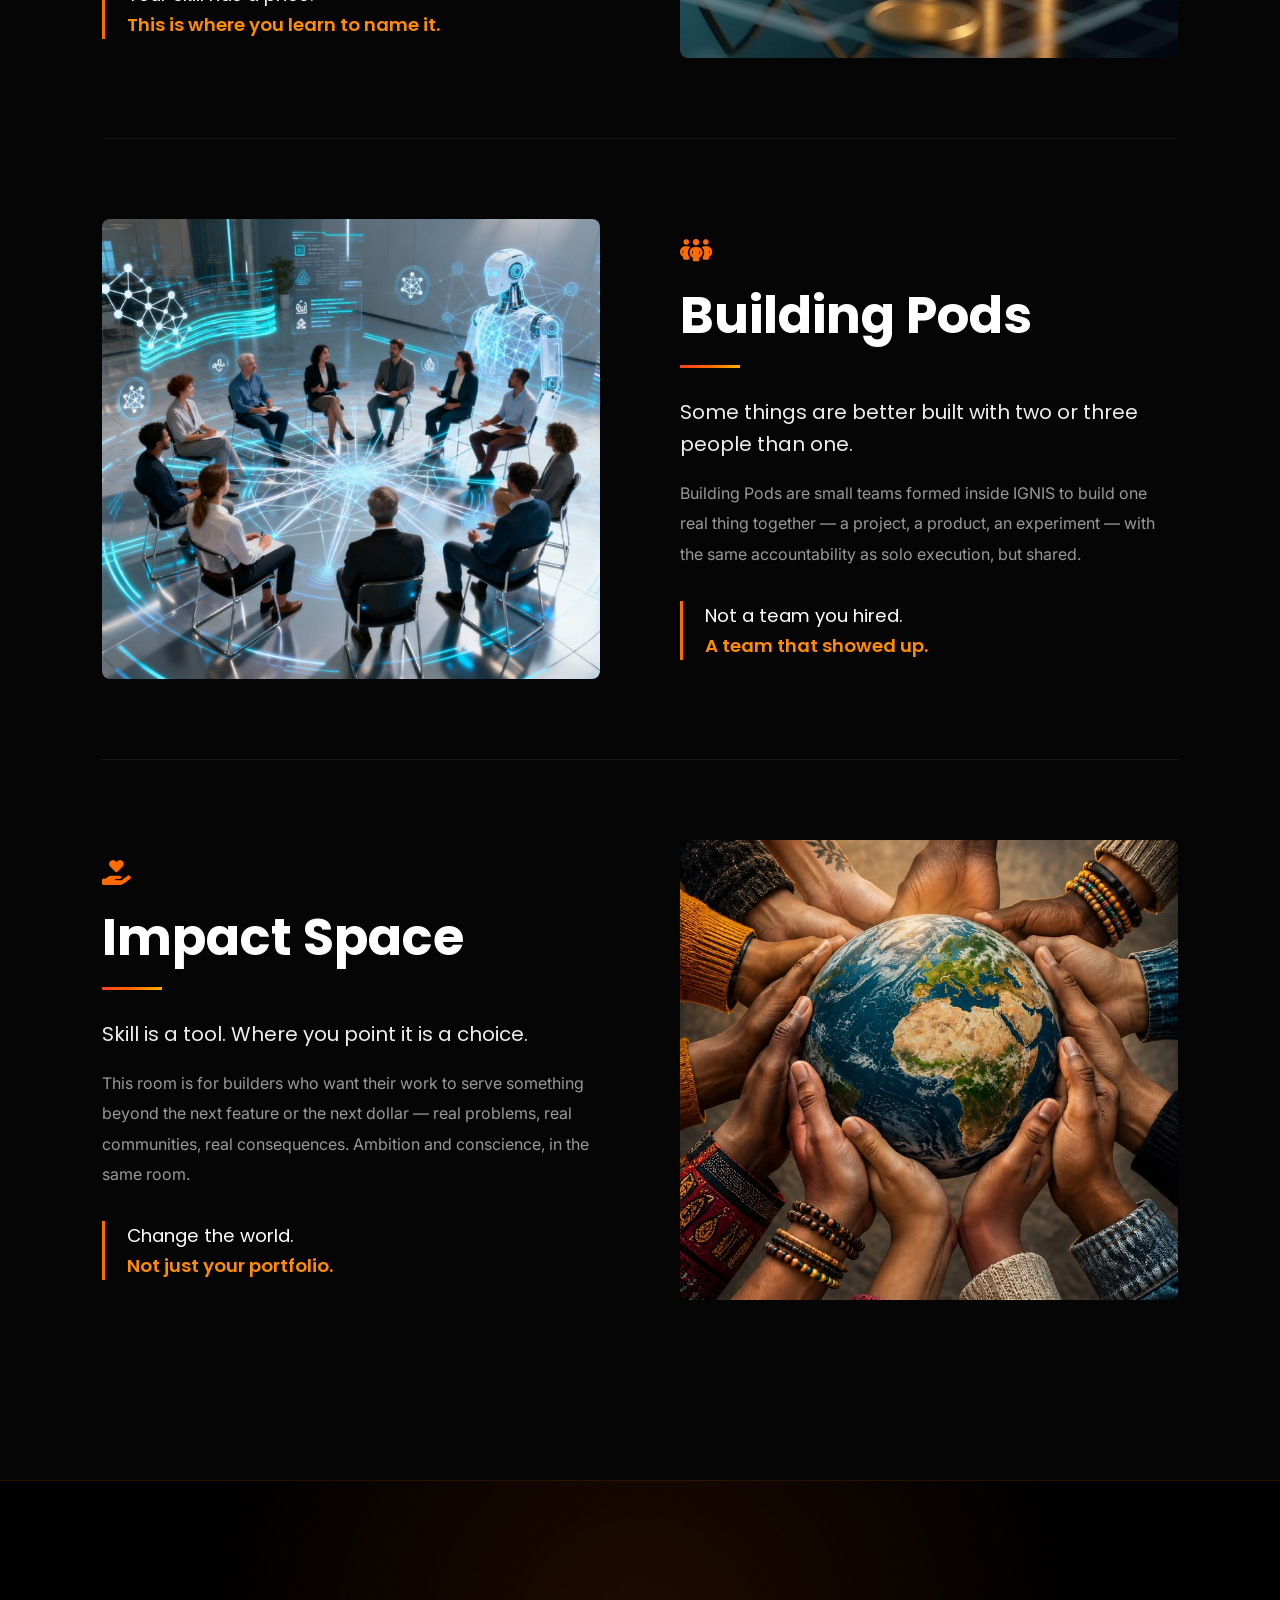
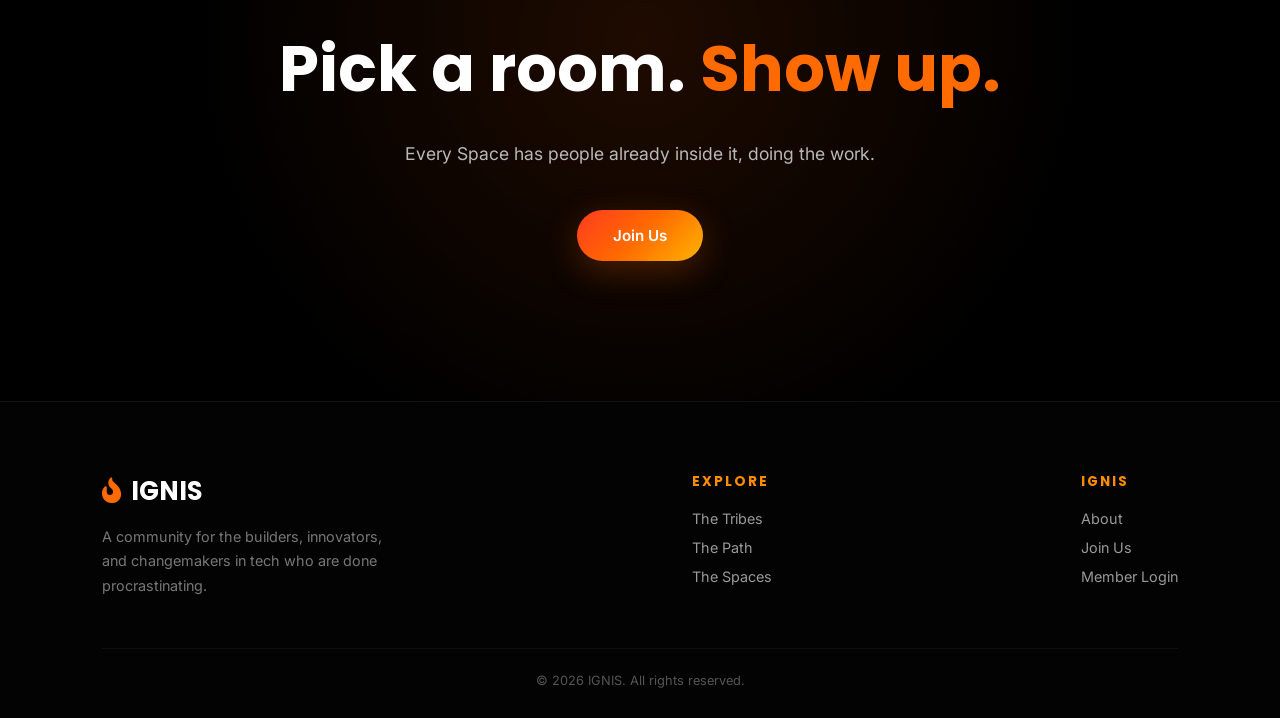
<file: spaces.html>
<!DOCTYPE html>
<html lang="en">
<head>
    <meta charset="UTF-8">
    <meta name="viewport" content="width=device-width, initial-scale=1.0">
    <title>The Spaces — IGNIS</title>
    <link href="https://fonts.googleapis.com/css2?family=Poppins:wght@300;400;500;600;700;800&family=Inter:wght@300;400;500;600&display=swap" rel="stylesheet">
    <link rel="stylesheet" href="https://cdnjs.cloudflare.com/ajax/libs/font-awesome/6.5.2/css/all.min.css">
    <link rel="stylesheet" href="css/navstyle.css">
</head>
<body>

<header class="header">
    <a href="index.html" class="logo"><i class="fa-solid fa-fire-flame-curved"></i> IGNIS</a>
    <nav class="navbar" id="navbar">
        <a href="tribes.html">The Tribes</a>
        <a href="path.html">The Path</a>
        <a href="spaces.html">The Spaces</a>
        <a href="index.html#manifesto">About</a>
        <a href="signup.html" class="join-btn">Join Us</a>
    </nav>
    <div class="menu-btn" id="menuBtn"><i class="fa-solid fa-bars"></i></div>
</header>

<section class="hero" style="min-height:70vh;">
    <div class="hero-content">
        <span class="hero-eyebrow">The Spaces</span>
        <h1>Pick your <span>room.</span></h1>
        <p>Different work needs different rooms. IGNIS is organized into Spaces — each with its own purpose, its own rhythm, and its own kind of people in it.</p>
    </div>
</section>

<section class="pillars" style="padding-top:60px;">
    <div class="pillars-grid">
        <a href="#space-execution" class="pillar-card">
            <i class="fa-solid fa-bolt"></i>
            <h3>Execution Space</h3>
            <p>Where goals turn into shipped things, one check-in at a time.</p>
            <span class="pillar-link">Read more <i class="fa-solid fa-arrow-right"></i></span>
        </a>

        <a href="#space-founders" class="pillar-card">
            <i class="fa-solid fa-chess-king"></i>
            <h3>Founders Space</h3>
            <p>For those carrying a company, a product, or a team on their back.</p>
            <span class="pillar-link">Read more <i class="fa-solid fa-arrow-right"></i></span>
        </a>
        <a href="#space-finance" class="pillar-card">
            <i class="fa-solid fa-sack-dollar"></i>
            <h3>Finance Space</h3>
            <p>Turning skill into sustainable income, without guesswork.</p>
            <span class="pillar-link">Read more <i class="fa-solid fa-arrow-right"></i></span>
        </a>
        <a href="#space-pods" class="pillar-card">
            <i class="fa-solid fa-people-group"></i>
            <h3>Building Pods</h3>
            <p>Small teams, formed to build one real thing together.</p>
            <span class="pillar-link">Read more <i class="fa-solid fa-arrow-right"></i></span>
        </a>
        <a href="#space-impact" class="pillar-card">
            <i class="fa-solid fa-hand-holding-heart"></i>
            <h3>Impact Space</h3>
            <p>For builders who want their work to mean something beyond profit.</p>
            <span class="pillar-link">Read more <i class="fa-solid fa-arrow-right"></i></span>
        </a>
    </div>
</section>

<section class="ignis-manifesto" style="padding-top:60px;">
    <div class="manifesto-container">

        <article class="manifesto-block" id="space-execution">
            <div class="manifesto-text">
                <span class="manifesto-number"><i class="fa-solid fa-bolt"></i></span>
                <h3>Execution Space</h3>
                <div class="manifesto-line"></div>
                <p class="manifesto-lead">The heartbeat of IGNIS.</p>
                <p>This is where goals get declared, progress gets tracked, and people hold each other to what they said they'd do. If you want structure and visible momentum more than anything else, this is home base.</p>
                <blockquote>Not another to-do list.<strong>A room that notices if you don't show up.</strong></blockquote>
            </div>
            <div class="manifesto-image">
             <img src="css/Images/execution.jfif">
            </div>
        </article>

        <article class="manifesto-block reverse" id="space-founders">
            <div class="manifesto-text">
                <span class="manifesto-number"><i class="fa-solid fa-chess-king"></i></span>
                <h3>Founders Space</h3>
                <div class="manifesto-line"></div>
                <p class="manifesto-lead">Building something is heavy. Building it alone is heavier.</p>
                <p>This room is for the people carrying a product, a company, or a team — where the conversations are about real decisions, real trade-offs, and real weight, with peers who are carrying something just as real.</p>
                <blockquote>Fewer cheerleaders.<strong>More people who get it.</strong></blockquote>
            </div>
            <div class="manifesto-image">
             <img src="css/Images/founder.jfif">
            </div>
        </article>

        <article class="manifesto-block" id="space-finance">
            <div class="manifesto-text">
                <span class="manifesto-number"><i class="fa-solid fa-sack-dollar"></i></span>
                <h3>Finance Space</h3>
                <div class="manifesto-line"></div>
                <p class="manifesto-lead">Skill without income is a hobby. Income without structure doesn't last.</p>
                <p>This room is for builders figuring out how to actually get paid for what they know — pricing, offers, sustainable rates — without needing to become a full-time marketer to do it.</p>
                <blockquote>Your skill has a price.<strong>This is where you learn to name it.</strong></blockquote>
            </div>
            <div class="manifesto-image">
                <img src="css/Images/finance.jfif">
            </div>
        </article>

        <article class="manifesto-block reverse" id="space-pods">
            <div class="manifesto-text">
                <span class="manifesto-number"><i class="fa-solid fa-people-group"></i></span>
                <h3>Building Pods</h3>
                <div class="manifesto-line"></div>
                <p class="manifesto-lead">Some things are better built with two or three people than one.</p>
                <p>Building Pods are small teams formed inside IGNIS to build one real thing together — a project, a product, an experiment — with the same accountability as solo execution, but shared.</p>
                <blockquote>Not a team you hired.<strong>A team that showed up.</strong></blockquote>
            </div>
            <div class="manifesto-image">
                <img src="css/Images/pod.jfif">
            </div>
        </article>

        <article class="manifesto-block" id="space-impact">
            <div class="manifesto-text">
                <span class="manifesto-number"><i class="fa-solid fa-hand-holding-heart"></i></span>
                <h3>Impact Space</h3>
                <div class="manifesto-line"></div>
                <p class="manifesto-lead">Skill is a tool. Where you point it is a choice.</p>
                <p>This room is for builders who want their work to serve something beyond the next feature or the next dollar — real problems, real communities, real consequences. Ambition and conscience, in the same room.</p>
                <blockquote>Change the world.<strong>Not just your portfolio.</strong></blockquote>
            </div>
            <div class="manifesto-image">
                <img src="css/Images/impact.jfif">
            </div>
        </article>

    </div>
</section>

<section class="final-cta">
    <h2>Pick a room. <span>Show up.</span></h2>
    <p>Every Space has people already inside it, doing the work.</p>
    <a href="signup.html" class="btn primary">Join Us</a>
</section>

<footer>
    <div class="footer-grid">
        <div class="footer-brand">
            <a href="index.html" class="logo"><i class="fa-solid fa-fire-flame-curved"></i> IGNIS</a>
            <p>A community for the builders, innovators, and changemakers in tech who are done procrastinating.</p>
        </div>
        <div class="footer-col">
            <h4>Explore</h4>
            <a href="tribes.html">The Tribes</a>
            <a href="path.html">The Path</a>
            <a href="spaces.html">The Spaces</a>
        </div>
        <div class="footer-col">
            <h4>IGNIS</h4>
            <a href="index.html#manifesto">About</a>
            <a href="signup.html">Join Us</a>
            <a href="login.html">Member Login</a>
        </div>
    </div>
    <div class="footer-bottom">© 2026 IGNIS. All rights reserved.</div>
</footer>

<script>
    document.getElementById('menuBtn').addEventListener('click', () => document.getElementById('navbar').classList.toggle('active'));
</script>
</body>
</html>
</file>
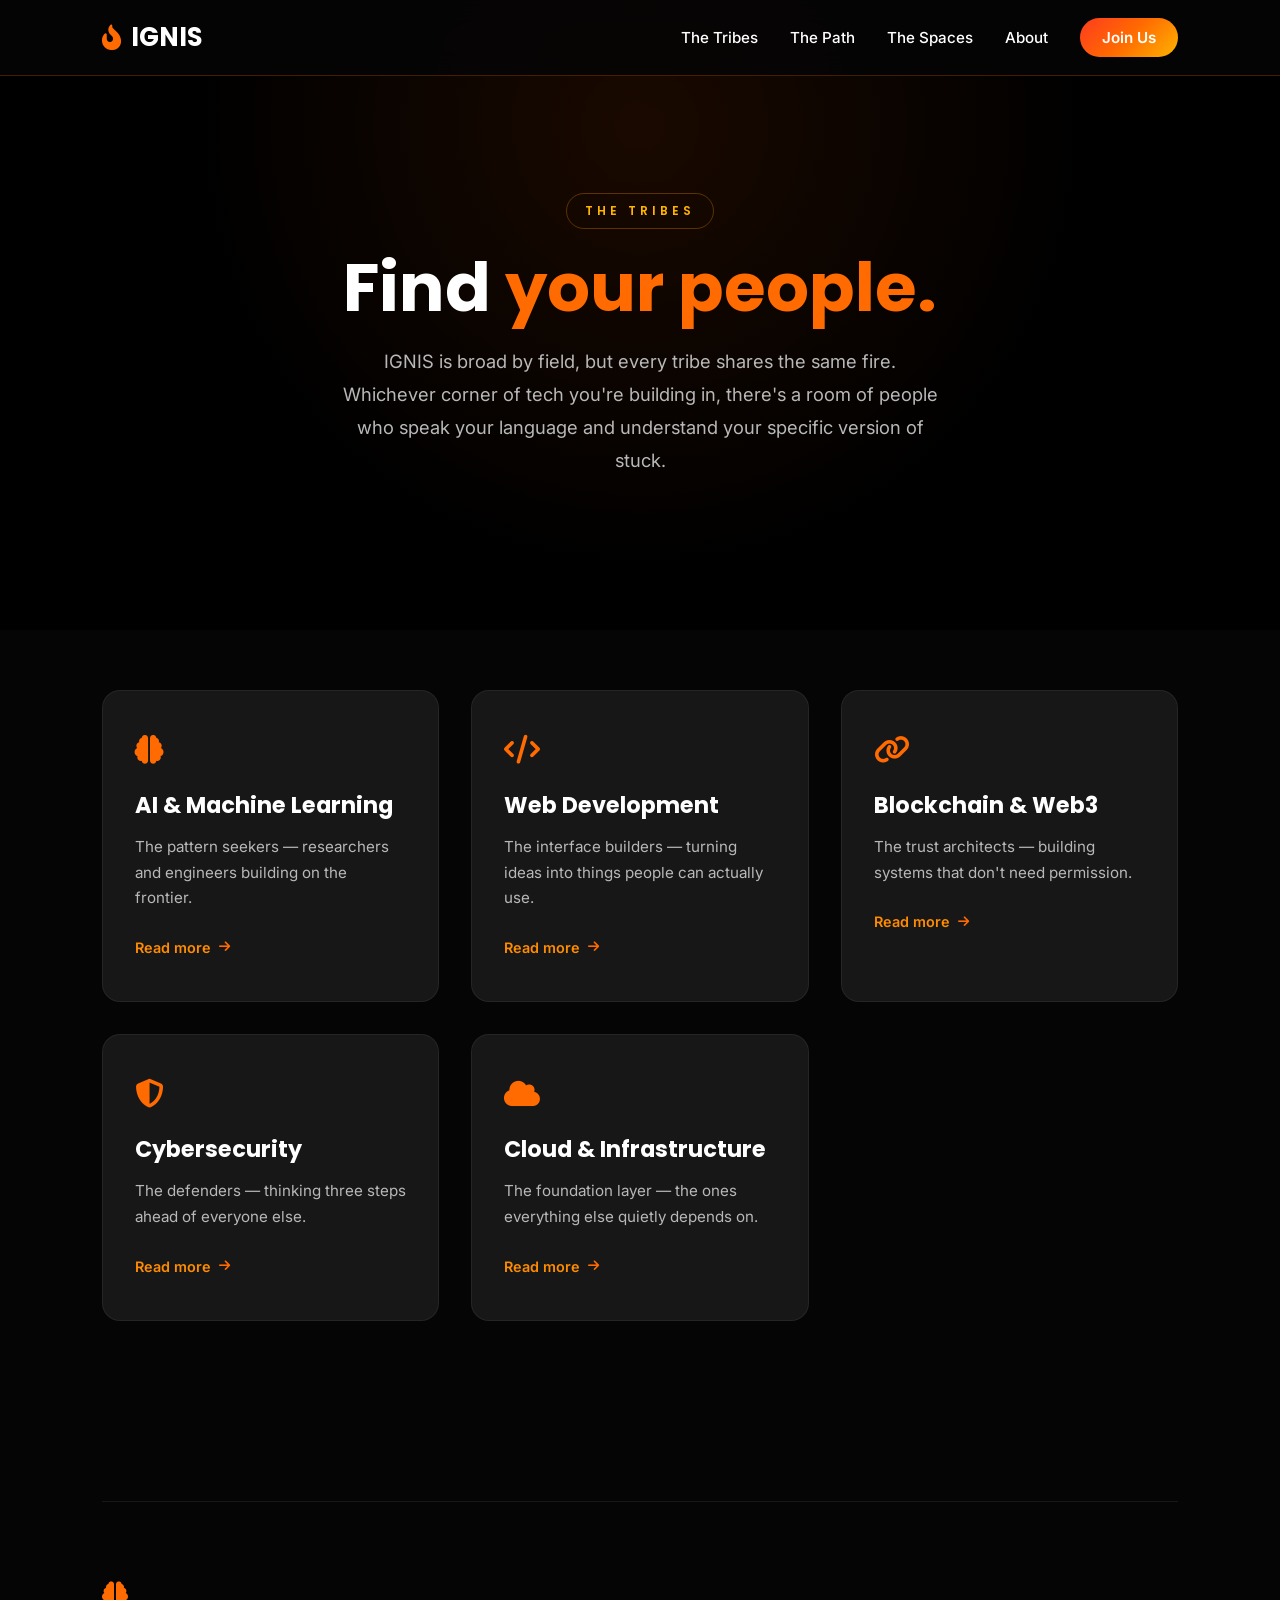
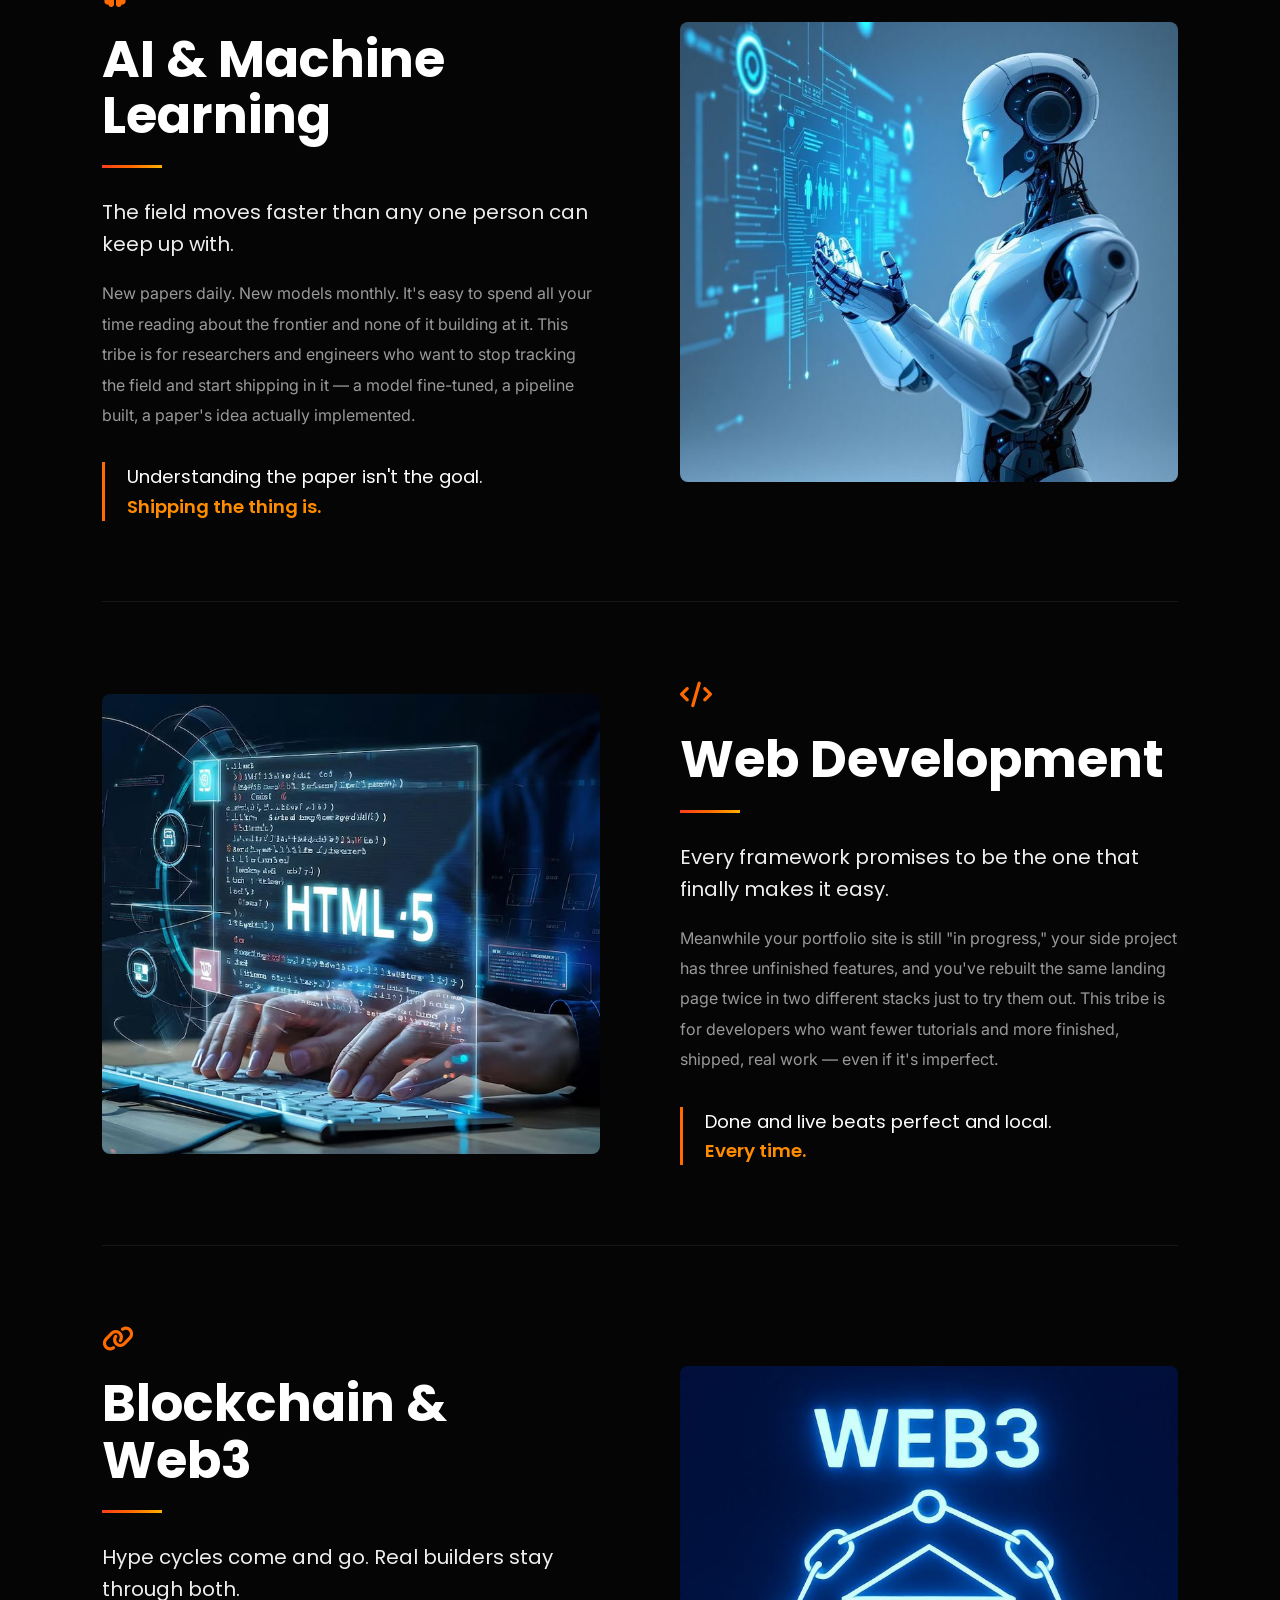
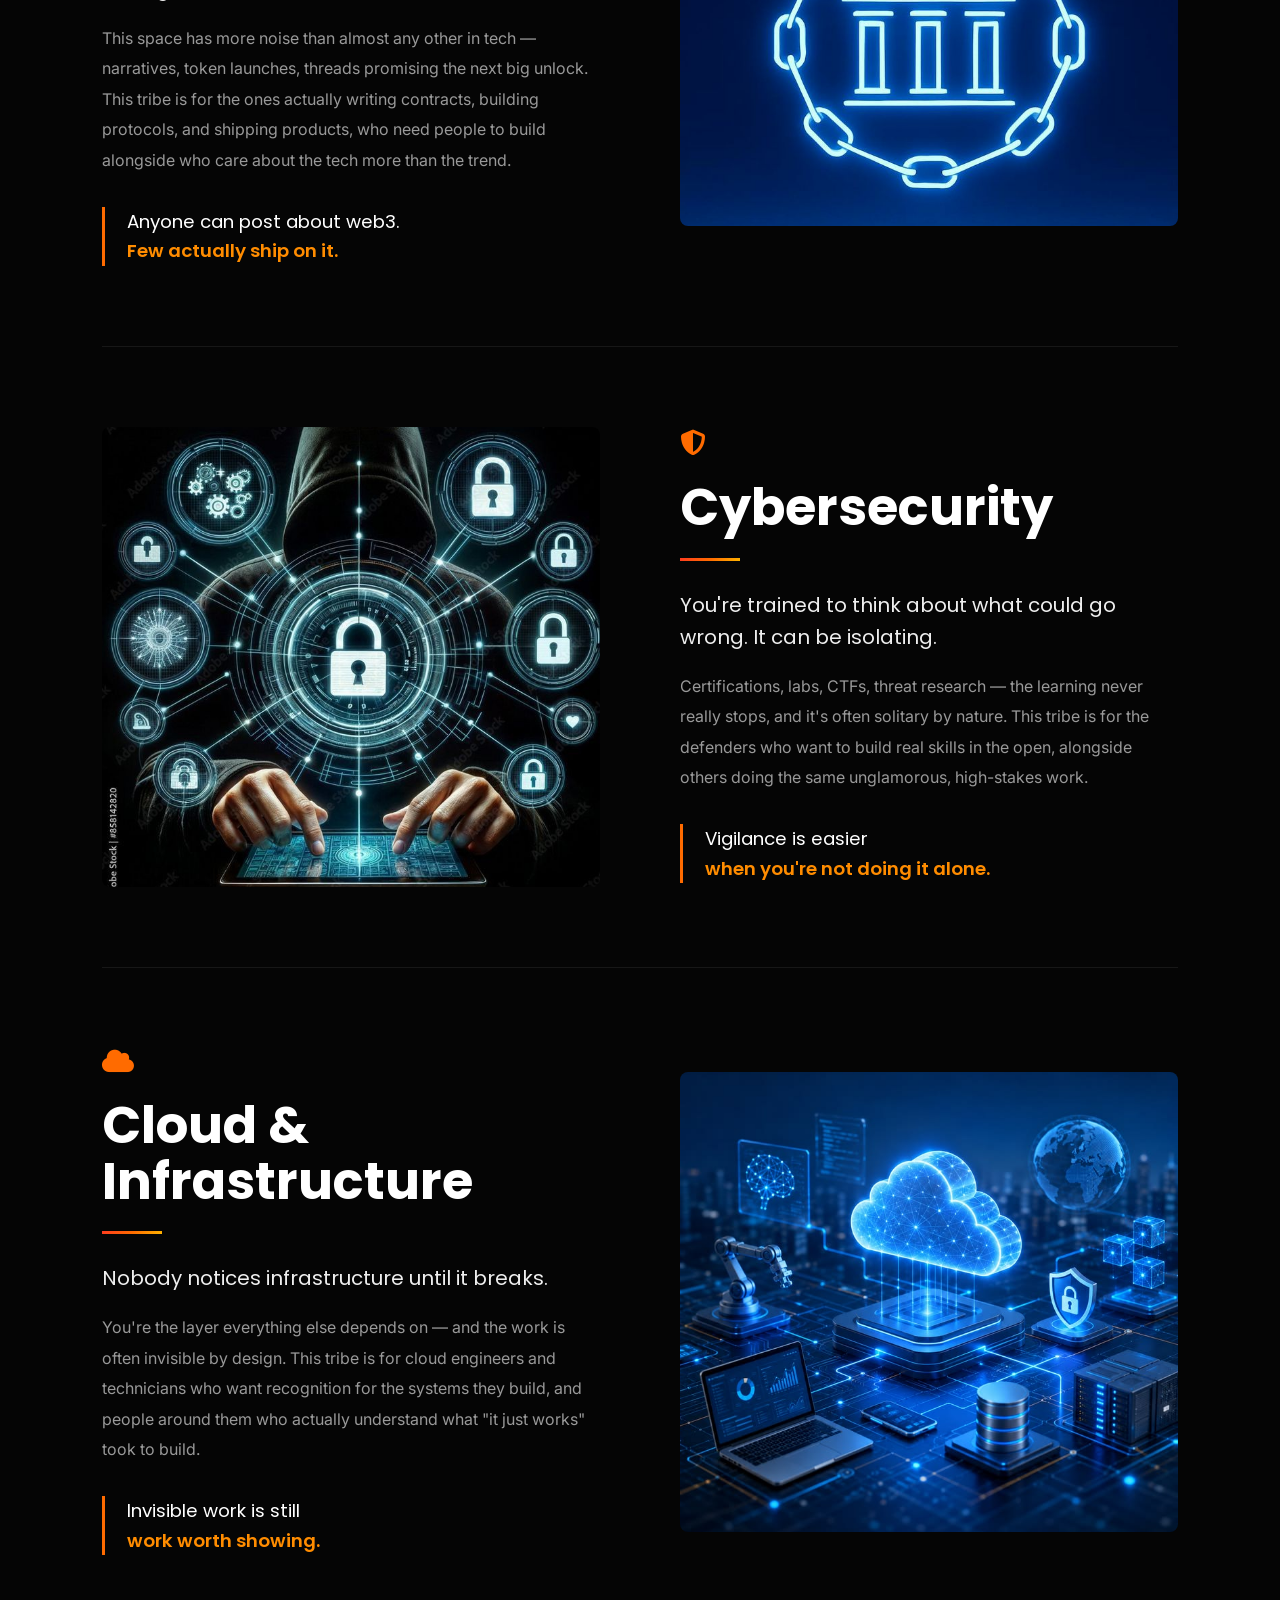
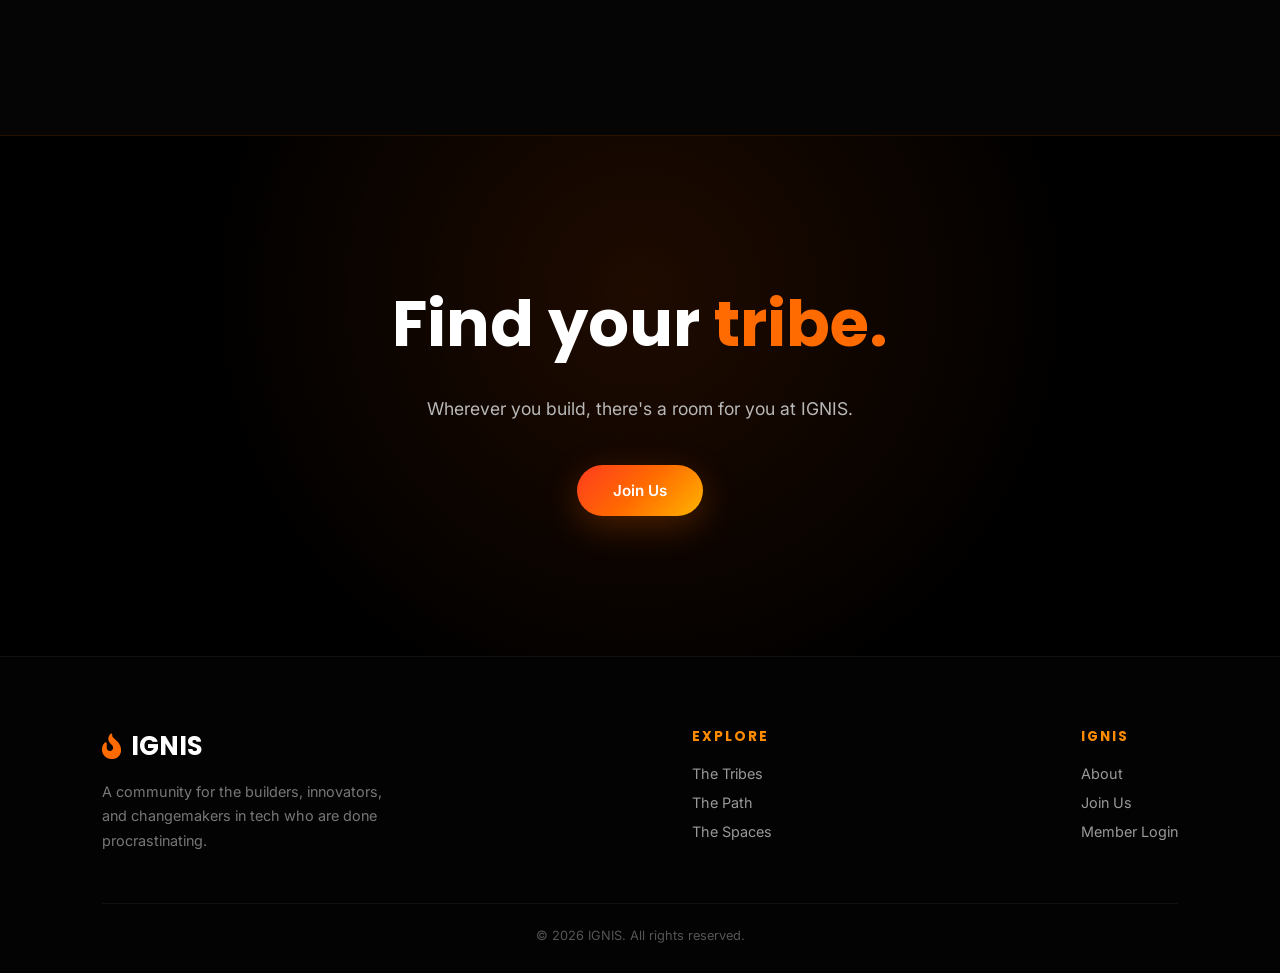
<file: tribes.html>
<!DOCTYPE html>
<html lang="en">
<head>
    <meta charset="UTF-8">
    <meta name="viewport" content="width=device-width, initial-scale=1.0">
    <title>The Tribes — IGNIS</title>
    <link href="https://fonts.googleapis.com/css2?family=Poppins:wght@300;400;500;600;700;800&family=Inter:wght@300;400;500;600&display=swap" rel="stylesheet">
    <link rel="stylesheet" href="https://cdnjs.cloudflare.com/ajax/libs/font-awesome/6.5.2/css/all.min.css">
    <link rel="stylesheet" href="css/navstyle.css">
</head>
<body>

<header class="header">
    <a href="index.html" class="logo"><i class="fa-solid fa-fire-flame-curved"></i> IGNIS</a>
    <nav class="navbar" id="navbar">
        <a href="tribes.html">The Tribes</a>
        <a href="path.html">The Path</a>
        <a href="spaces.html">The Spaces</a>
        <a href="index.html#manifesto">About</a>
        <a href="apply.html" class="join-btn">Join Us</a>
    </nav>
    <div class="menu-btn" id="menuBtn"><i class="fa-solid fa-bars"></i></div>
</header>

<section class="hero" style="min-height:70vh;">
    <div class="hero-content">
        <span class="hero-eyebrow">The Tribes</span>
        <h1>Find <span>your people.</span></h1>
        <p>IGNIS is broad by field, but every tribe shares the same fire. Whichever corner of tech you're building in, there's a room of people who speak your language and understand your specific version of stuck.</p>
    </div>
</section>

<section class="pillars" style="padding-top:60px;">
    <div class="pillars-grid">
        <a href="#tribe-ai" class="pillar-card">
            <i class="fa-solid fa-brain"></i>
            <h3>AI & Machine Learning</h3>
            <p>The pattern seekers — researchers and engineers building on the frontier.</p>
            <span class="pillar-link">Read more <i class="fa-solid fa-arrow-right"></i></span>
        </a>
        <a href="#tribe-webdev" class="pillar-card">
            <i class="fa-solid fa-code"></i>
            <h3>Web Development</h3>
            <p>The interface builders — turning ideas into things people can actually use.</p>
            <span class="pillar-link">Read more <i class="fa-solid fa-arrow-right"></i></span>
        </a>
        <a href="#tribe-web3" class="pillar-card">
            <i class="fa-solid fa-link"></i>
            <h3>Blockchain & Web3</h3>
            <p>The trust architects — building systems that don't need permission.</p>
            <span class="pillar-link">Read more <i class="fa-solid fa-arrow-right"></i></span>
        </a>
        <a href="#tribe-security" class="pillar-card">
            <i class="fa-solid fa-shield-halved"></i>
            <h3>Cybersecurity</h3>
            <p>The defenders — thinking three steps ahead of everyone else.</p>
            <span class="pillar-link">Read more <i class="fa-solid fa-arrow-right"></i></span>
        </a>
        <a href="#tribe-cloud" class="pillar-card">
            <i class="fa-solid fa-cloud"></i>
            <h3>Cloud & Infrastructure</h3>
            <p>The foundation layer — the ones everything else quietly depends on.</p>
            <span class="pillar-link">Read more <i class="fa-solid fa-arrow-right"></i></span>
        </a>
    </div>
</section>

<section class="ignis-manifesto" style="padding-top:60px;">
    <div class="manifesto-container">

        <article class="manifesto-block" id="tribe-ai">
            <div class="manifesto-text">
                <span class="manifesto-number"><i class="fa-solid fa-brain"></i></span>
                <h3>AI & Machine Learning</h3>
                <div class="manifesto-line"></div>
                <p class="manifesto-lead">The field moves faster than any one person can keep up with.</p>
                <p>New papers daily. New models monthly. It's easy to spend all your time reading about the frontier and none of it building at it. This tribe is for researchers and engineers who want to stop tracking the field and start shipping in it — a model fine-tuned, a pipeline built, a paper's idea actually implemented.</p>
                <blockquote>Understanding the paper isn't the goal.<strong>Shipping the thing is.</strong></blockquote>
            </div>


            <div class="manifesto-image">
                <img src="css/Images/AI model.jfif">
            </div>
        </article>



        <article class="manifesto-block reverse" id="tribe-webdev">
            <div class="manifesto-text">
                <span class="manifesto-number"><i class="fa-solid fa-code"></i></span>
                <h3>Web Development</h3>
                <div class="manifesto-line"></div>
                <p class="manifesto-lead">Every framework promises to be the one that finally makes it easy.</p>
                <p>Meanwhile your portfolio site is still "in progress," your side project has three unfinished features, and you've rebuilt the same landing page twice in two different stacks just to try them out. This tribe is for developers who want fewer tutorials and more finished, shipped, real work — even if it's imperfect.</p>
                <blockquote>Done and live beats perfect and local.<strong>Every time.</strong></blockquote>
            </div>
            <div class="manifesto-image">
                <img src="css/Images/webdev.jfif">
            </div>
        </article>

        <article class="manifesto-block" id="tribe-web3">
            <div class="manifesto-text">
                <span class="manifesto-number"><i class="fa-solid fa-link"></i></span>
                <h3>Blockchain & Web3</h3>
                <div class="manifesto-line"></div>
                <p class="manifesto-lead">Hype cycles come and go. Real builders stay through both.</p>
                <p>This space has more noise than almost any other in tech — narratives, token launches, threads promising the next big unlock. This tribe is for the ones actually writing contracts, building protocols, and shipping products, who need people to build alongside who care about the tech more than the trend.</p>
                <blockquote>Anyone can post about web3.<strong>Few actually ship on it.</strong></blockquote>
            </div>
            <div class="manifesto-image">
                <img src="css/Images/web3pic.jfif">
            </div>
        </article>

        <article class="manifesto-block reverse" id="tribe-security">
            <div class="manifesto-text">
                <span class="manifesto-number"><i class="fa-solid fa-shield-halved"></i></span>
                <h3>Cybersecurity</h3>
                <div class="manifesto-line"></div>
                <p class="manifesto-lead">You're trained to think about what could go wrong. It can be isolating.</p>
                <p>Certifications, labs, CTFs, threat research — the learning never really stops, and it's often solitary by nature. This tribe is for the defenders who want to build real skills in the open, alongside others doing the same unglamorous, high-stakes work.</p>
                <blockquote>Vigilance is easier<strong>when you're not doing it alone.</strong></blockquote>
            </div>
            <div class="manifesto-image">
                <img src="css/Images/cybersecurity.jfif">
            </div>
        </article>

        <article class="manifesto-block" id="tribe-cloud">
            <div class="manifesto-text">
                <span class="manifesto-number"><i class="fa-solid fa-cloud"></i></span>
                <h3>Cloud & Infrastructure</h3>
                <div class="manifesto-line"></div>
                <p class="manifesto-lead">Nobody notices infrastructure until it breaks.</p>
                <p>You're the layer everything else depends on — and the work is often invisible by design. This tribe is for cloud engineers and technicians who want recognition for the systems they build, and people around them who actually understand what "it just works" took to build.</p>
                <blockquote>Invisible work is still<strong>work worth showing.</strong></blockquote>
            </div>
            <div class="manifesto-image">
                <img src="css/Images/cloud.jfif">
            </div>
        </article>

    </div>
</section>

<section class="final-cta">
    <h2>Find your <span>tribe.</span></h2>
    <p>Wherever you build, there's a room for you at IGNIS.</p>
    <a href="signup.html" class="btn primary">Join Us</a>
</section>

<footer>
    <div class="footer-grid">
        <div class="footer-brand">
            <a href="index.html" class="logo"><i class="fa-solid fa-fire-flame-curved"></i> IGNIS</a>
            <p>A community for the builders, innovators, and changemakers in tech who are done procrastinating.</p>
        </div>
        <div class="footer-col">
            <h4>Explore</h4>
            <a href="tribes.html">The Tribes</a>
            <a href="path.html">The Path</a>
            <a href="spaces.html">The Spaces</a>
        </div>
        <div class="footer-col">
            <h4>IGNIS</h4>
            <a href="index.html#manifesto">About</a>
            <a href="signup.html">Join Us</a>
            <a href="login.html">Member Login</a>
        </div>
    </div>
    <div class="footer-bottom">© 2026 IGNIS. All rights reserved.</div>
</footer>

<script>
    document.getElementById('menuBtn').addEventListener('click', () => document.getElementById('navbar').classList.toggle('active'));
</script>
</body>
</html>
</file>
<file: css/index.css>
@import url('https://fonts.googleapis.com/css2?family=Inter:wght@300;400;500;600&family=Poppins:wght@300;400;500;600;700;800&display=swap');

:root{
    --black:#000000;
    --dark:#0d0d0d;
    --dark2:#171717;
    --dark3:#1f1f1f;

    --white:#ffffff;
    --gray:#b8b8b8;
    --light:#e5e5e5;

    --orange:#ff6b00;
    --orange2:#ff8c00;
    --gold:#ffb400;
    --red:#ff3b1f;

    --gradient:linear-gradient(135deg,#ff3b1f,#ff6b00,#ffb400);
    --shadow:0 10px 35px rgba(255,107,0,.25);
    --glow:0 0 15px rgba(255,120,0,.3), 0 0 40px rgba(255,120,0,.15);
    --transition:.35s ease;
    --radius:18px;
    --container:1200px;
}

*{ margin:0; padding:0; box-sizing:border-box; }
html{ scroll-behavior:smooth; }
body{ font-family:'Inter',sans-serif; background:var(--black); color:var(--white); overflow-x:hidden; }
img{ width:100%; display:block; }
a{ text-decoration:none; color:inherit; }
ul{ list-style:none; }
.section-inner{ max-width:var(--container); margin:0 auto; padding:0 8%; }

/* ============ HEADER ============ */
.header{
    position:fixed; top:0; left:0; width:100%;
    padding:18px 8%; display:flex; justify-content:space-between; align-items:center;
    z-index:999; background:rgba(5,5,5,.85); backdrop-filter:blur(14px);
    border-bottom:1px solid rgba(255,107,0,.25);
}
.logo{ font-size:1.6rem; font-family:'Poppins'; font-weight:700; display:flex; align-items:center; gap:10px; }
.logo i{ color:var(--orange); }
.navbar{ display:flex; align-items:center; gap:32px; }
.navbar a{ position:relative; font-weight:500; font-size:.95rem; transition:.3s; }
.navbar a:hover{ color:var(--orange); }
.navbar a::after{
    content:""; position:absolute; left:0; bottom:-6px; width:0; height:2px;
    background:var(--gradient); transition:.3s;
}
.navbar a:hover::after{ width:100%; }
.navbar .join-btn{
    background:var(--gradient); padding:10px 22px; border-radius:30px; font-weight:600; color:#fff;
}
.navbar .join-btn::after{ display:none; }
.menu-btn{ display:none; font-size:1.4rem; cursor:pointer; }

/* ============ HERO ============ */
.hero{
    position:relative; min-height:100vh; padding-top:80px;
    display:flex; justify-content:center; align-items:center; text-align:center; overflow:hidden;
    background: radial-gradient(circle at 50% 20%, rgba(255,90,0,.10), transparent 55%), var(--black);
}
.hero-content{ position:relative; z-index:3; max-width:820px; padding:0 6%; }
.hero-eyebrow{
    display:inline-block; color:var(--gold); font-family:'Poppins'; font-size:.75rem;
    letter-spacing:4px; font-weight:600; text-transform:uppercase; margin-bottom:22px;
    border:1px solid rgba(255,150,0,.3); padding:8px 18px; border-radius:30px;
}
.hero h1{ font-family:'Poppins'; font-size:clamp(2.4rem,6vw,4.2rem); font-weight:700; line-height:1.1; margin-bottom:20px; }
.hero h1 span{ color:var(--orange); }
.hero p{ max-width:600px; margin:0 auto 40px; color:var(--gray); font-size:1.15rem; line-height:1.8; }
.hero-buttons{ display:flex; justify-content:center; gap:18px; flex-wrap:wrap; }
.btn{ display:inline-block; padding:16px 36px; border-radius:50px; font-weight:600; transition:.35s; font-size:.95rem; }
.btn.primary{ background:var(--gradient); color:#fff; box-shadow:var(--shadow); }
.btn.primary:hover{ transform:translateY(-4px); box-shadow:0 15px 40px rgba(255,100,0,.35); }
.btn.ghost{ border:1px solid rgba(255,255,255,.25); color:#fff; }
.btn.ghost:hover{ border-color:var(--orange); color:var(--orange); }

/* ============ ANIMATED STATEMENT ============ */
.statement-section{
    position:relative; width:100%; height:60vh; display:flex; align-items:center; justify-content:center;
    overflow:hidden; background:linear-gradient(120deg,#050505,#111111,#080808);
    border-top:1px solid rgba(255,107,0,.15); border-bottom:1px solid rgba(255,107,0,.15);
}
.statement-container{ position:relative; width:100%; max-width:1000px; height:100%; display:flex; align-items:center; justify-content:center; }
.statement{
    position:absolute; width:90%; text-align:center; font-family:'Poppins'; font-size:clamp(1.8rem,5vw,3.2rem);
    font-weight:600; line-height:1.4; color:#fff; opacity:0; transform:translateY(60px);
    animation:statementAnimation 8s infinite;
}
.statement::first-letter{ color:var(--orange); }
.statement:nth-child(1){ animation-delay:0s; }
.statement:nth-child(2){ animation-delay:2s; }
.statement:nth-child(3){ animation-delay:4s; }
.statement:nth-child(4){ animation-delay:6s; }
@keyframes statementAnimation{
    0%{ opacity:0; transform:translateY(60px); }
    5%{ opacity:1; transform:translateY(0); }
    25%{ opacity:1; transform:translateY(0); }
    30%{ opacity:0; transform:translateY(-60px); }
    100%{ opacity:0; transform:translateY(-60px); }
}

/* ============ MANIFESTO ============ */
.ignis-manifesto{ position:relative; background:#050505; color:#fff; padding:140px 8% 100px; overflow:hidden; }
.manifesto-container{ position:relative; max-width:1200px; margin:auto; z-index:2; }
.manifesto-intro{ max-width:850px; margin:0 auto 140px; text-align:center; }
.manifesto-label{ display:inline-block; color:var(--orange2); font-family:'Poppins'; font-size:.75rem; font-weight:600; letter-spacing:5px; text-transform:uppercase; margin-bottom:22px; }
.manifesto-intro h2{ font-family:'Poppins'; font-size:clamp(2.4rem,6vw,4.5rem); line-height:1.1; font-weight:700; margin-bottom:28px; }
.manifesto-intro h2 span{ color:var(--orange); display:block; }
.manifesto-intro p{ max-width:700px; margin:auto; color:#999; font-size:1.05rem; line-height:1.9; }
.manifesto-block{ display:grid; grid-template-columns:1fr 1fr; gap:80px; align-items:center; padding:80px 0; border-top:1px solid rgba(255,255,255,.07); }
.manifesto-block.reverse{ direction:rtl; }
.manifesto-block.reverse > *{ direction:ltr; }
.manifesto-text{ max-width:540px; }
.manifesto-number{ display:block; color:var(--orange); font-family:'Poppins'; font-size:.8rem; font-weight:600; letter-spacing:4px; margin-bottom:22px; }
.manifesto-number i{ font-size:1.6rem; letter-spacing:0; }
.manifesto-text h3{ font-family:'Poppins'; font-size:clamp(2rem,4vw,3.2rem); line-height:1.1; font-weight:700; margin-bottom:22px; }
.manifesto-line{ width:60px; height:3px; background:var(--gradient); margin-bottom:28px; }
.manifesto-text p{ color:#999; font-size:1rem; line-height:1.9; margin-bottom:18px; }
.manifesto-lead{ color:#eee !important; font-family:'Poppins' !important; font-size:1.25rem !important; line-height:1.6 !important; }
.manifesto-text blockquote{ margin:32px 0 0; padding-left:22px; border-left:3px solid var(--orange); color:#fff; font-family:'Poppins'; font-size:1.15rem; line-height:1.6; }
.manifesto-text blockquote strong{ display:block; color:var(--orange2); font-weight:600; }
.manifesto-image{ position:relative; height:460px; overflow:hidden; border-radius:8px; background:#111; }
.manifesto-image img{ width:100%; height:100%; object-fit:cover;}
.img-placeholder{
    width:100%; height:100%; display:flex; align-items:center; justify-content:center;
    background:linear-gradient(160deg,#161616,#0a0a0a); border:1px solid rgba(255,107,0,.12);
}
.img-placeholder i{ font-size:3.5rem; color:rgba(255,107,0,.35); }
.timeline-text{ display:grid; grid-template-columns:100px 1fr; gap:10px 20px; margin:24px 0; font-family:'Poppins'; }
.timeline-text span:nth-child(odd){ color:var(--orange); font-weight:600; }
.timeline-text span:nth-child(even){ color:#ddd; }
.manifesto-ending{ text-align:center; padding:140px 20px 60px; border-top:1px solid rgba(255,255,255,.07); }
.manifesto-ending h2{ font-family:'Poppins'; font-size:clamp(2.6rem,7vw,5rem); line-height:1; margin-bottom:32px; }
.manifesto-ending h2 span{ color:var(--orange); }
.gap-statement{ font-family:'Poppins'; color:#aaa; font-size:clamp(1.2rem,3vw,1.7rem); margin-bottom:50px; }
.gap-statement strong{ color:#fff; }
.gap-points{ display:flex; justify-content:center; align-items:center; gap:20px; flex-wrap:wrap; margin-bottom:50px; }
.gap-points span{ padding:14px 22px; border:1px solid rgba(255,107,0,.25); color:#ddd; font-family:'Poppins'; font-size:.85rem; border-radius:40px; }
.gap-points i{ color:var(--orange); font-size:.8rem; }
.ending-text{ max-width:640px; margin:0 auto 40px; color:#888; font-size:1rem; line-height:2; }
.manifesto-ending h4{ color:var(--orange2); font-family:'Poppins'; font-size:.95rem; letter-spacing:6px; }

/* ============ HOW IT WORKS (Sprints) ============ */
.how-it-works{ background:var(--dark); padding:120px 8%; border-top:1px solid rgba(255,107,0,.1); }
.how-header{ text-align:center; max-width:700px; margin:0 auto 70px; }
.how-header .manifesto-label{ color:var(--orange2); }
.how-header h2{ font-family:'Poppins'; font-size:clamp(2rem,5vw,3.2rem); font-weight:700; margin:18px 0 20px; }
.how-header p{ color:var(--gray); font-size:1.05rem; line-height:1.8; }
.how-steps{ display:grid; grid-template-columns:repeat(3,1fr); gap:36px; max-width:1100px; margin:0 auto; }
.how-step{ background:var(--dark2); border:1px solid rgba(255,255,255,.06); border-radius:var(--radius); padding:40px 30px; transition:.3s; }
.how-step:hover{ border-color:rgba(255,107,0,.35); transform:translateY(-6px); }
.how-step .step-num{ font-family:'Poppins'; font-weight:800; font-size:2.2rem; color:transparent; -webkit-text-stroke:1.5px var(--orange); margin-bottom:20px; display:block; }
.how-step h3{ font-family:'Poppins'; font-size:1.3rem; margin-bottom:10px; }
.how-step p{ color:var(--gray); font-size:.95rem; line-height:1.75; }
.archetype-sub{ display:block; color:var(--orange2); font-family:'Poppins'; font-size:.8rem; font-weight:600; margin-bottom:18px; }
.archetype-card p{ margin-bottom:24px; }
.archetype-link{ color:var(--orange2); font-weight:600; font-size:.9rem; display:inline-flex; align-items:center; gap:8px; }
.archetype-link i{ font-size:.8rem; transition:.3s; }
.archetype-link:hover i{ transform:translateX(5px); }

/* ============ PILLARS PREVIEW (Tribes/Path/Spaces) ============ */
.pillars{ background:#050505; padding:120px 8%; }
.pillars-header{ text-align:center; max-width:700px; margin:0 auto 70px; }
.pillars-header .manifesto-label{ color:var(--orange2); }
.pillars-header h2{ font-family:'Poppins'; font-size:clamp(2rem,5vw,3.2rem); font-weight:700; margin:18px 0 20px; }
.pillars-header p{ color:var(--gray); font-size:1.05rem; line-height:1.8; }
.pillars-grid{ display:grid; grid-template-columns:repeat(3,1fr); gap:32px; max-width:1100px; margin:0 auto; }
.pillar-card{
    position:relative; background:var(--dark2); border:1px solid rgba(255,255,255,.06); border-radius:var(--radius);
    padding:44px 32px; overflow:hidden; transition:.35s;
}
.pillar-card:hover{ border-color:rgba(255,107,0,.4); transform:translateY(-8px); }
.pillar-card i{ font-size:1.8rem; color:var(--orange); margin-bottom:24px; display:block; }
.pillar-card h3{ font-family:'Poppins'; font-size:1.4rem; margin-bottom:12px; }
.pillar-card p{ color:var(--gray); font-size:.95rem; line-height:1.7; margin-bottom:26px; }
.pillar-card .pillar-link{ color:var(--orange2); font-weight:600; font-size:.9rem; display:inline-flex; align-items:center; gap:8px; }
.pillar-card .pillar-link i{ font-size:.8rem; margin:0; transition:.3s; }
.pillar-card:hover .pillar-link i{ transform:translateX(5px); }

/* ============ FINAL CTA ============ */
.final-cta{
    text-align:center; padding:140px 8%; background:radial-gradient(circle at 50% 30%, rgba(255,90,0,.12), transparent 60%), var(--black);
    border-top:1px solid rgba(255,107,0,.15);
}
.final-cta h2{ font-family:'Poppins'; font-size:clamp(2.2rem,6vw,4rem); font-weight:700; margin-bottom:22px; }
.final-cta h2 span{ color:var(--orange); }
.final-cta p{ color:var(--gray); max-width:560px; margin:0 auto 40px; font-size:1.1rem; line-height:1.8; }

/* ============ FOOTER ============ */
footer{ background:#030303; padding:70px 8% 30px; border-top:1px solid rgba(255,255,255,.06); }
.footer-grid{ display:flex; justify-content:space-between; flex-wrap:wrap; gap:40px; max-width:1200px; margin:0 auto 50px; }
.footer-brand .logo{ margin-bottom:14px; }
.footer-brand p{ color:#777; max-width:280px; font-size:.9rem; line-height:1.7; }
.footer-col h4{ font-family:'Poppins'; font-size:.85rem; letter-spacing:2px; color:var(--orange2); margin-bottom:18px; text-transform:uppercase; }
.footer-col a{ display:block; color:#999; font-size:.9rem; margin-bottom:12px; transition:.3s; }
.footer-col a:hover{ color:var(--orange); }
.footer-bottom{ text-align:center; color:#555; font-size:.8rem; padding-top:24px; border-top:1px solid rgba(255,255,255,.05); }

/* ============ RESPONSIVE ============ */
@media (max-width:900px){
    .manifesto-block, .manifesto-block.reverse{ grid-template-columns:1fr; direction:ltr; gap:40px; }
    .how-steps, .pillars-grid{ grid-template-columns:1fr; }
}
@media (max-width:768px){
    .navbar{
        position:fixed; top:70px; right:-100%; height:calc(100vh - 70px); width:70%;
        background:rgba(5,5,5,.98); flex-direction:column; padding:40px 30px; gap:26px; transition:.4s;
    }
    .navbar.active{ right:0; }
    .menu-btn{ display:block; }
}
</file>
<file: css/navstyle.css>
@import url('https://fonts.googleapis.com/css2?family=Inter:wght@300;400;500;600&family=Poppins:wght@300;400;500;600;700;800&display=swap');

:root{
    --black:#000000;
    --dark:#0d0d0d;
    --dark2:#171717;
    --dark3:#1f1f1f;

    --white:#ffffff;
    --gray:#b8b8b8;
    --light:#e5e5e5;

    --orange:#ff6b00;
    --orange2:#ff8c00;
    --gold:#ffb400;
    --red:#ff3b1f;

    --gradient:linear-gradient(135deg,#ff3b1f,#ff6b00,#ffb400);
    --shadow:0 10px 35px rgba(255,107,0,.25);
    --glow:0 0 15px rgba(255,120,0,.3), 0 0 40px rgba(255,120,0,.15);
    --transition:.35s ease;
    --radius:18px;
    --container:1200px;
}

*{
     margin:0;
    padding:0; 
    box-sizing:border-box; 
}


html{
     scroll-behavior:smooth; 
    }


body{ 
    font-family:'Inter',sans-serif; 
    background:var(--black); 
    color:var(--white); 
    overflow-x:hidden; 
}


img{
     width:100%;
      display:block;
     }


a{
    text-decoration:none; 
    color:inherit; 
}

ul{ 
    list-style:none;
 }


.section-inner{ 
    max-width:var(--container); 
    margin:0 auto; 
    padding:0 8%; 
}



/* ============ HEADER ============ */
.header{
    position:fixed; 
    top:0; 
    left:0;
     width:100%;
    padding:18px 8%; 
    display:flex; 
    justify-content:space-between; 
    align-items:center;
    z-index:999; 
    background:rgba(5,5,5,.85); 
    backdrop-filter:blur(14px);
    border-bottom:1px solid rgba(255,107,0,.25);
}


.logo{ 
    font-size:1.6rem; 
    font-family:'Poppins'; font-weight:700; display:flex; align-items:center; gap:10px; }
.logo i{ color:var(--orange); }
.navbar{ display:flex; align-items:center; gap:32px; }
.navbar a{ position:relative; font-weight:500; font-size:.95rem; transition:.3s; }
.navbar a:hover{ color:var(--orange); }
.navbar a::after{
    content:""; position:absolute; left:0; bottom:-6px; width:0; height:2px;
    background:var(--gradient); transition:.3s;
}
.navbar a:hover::after{ width:100%; }
.navbar .join-btn{
    background:var(--gradient); padding:10px 22px; border-radius:30px; font-weight:600; color:#fff;
}
.navbar .join-btn::after{ display:none; }
.menu-btn{ display:none; font-size:1.4rem; cursor:pointer; }

/* ============ HERO ============ */
.hero{
    position:relative; min-height:100vh; padding-top:80px;
    display:flex; justify-content:center; align-items:center; text-align:center; overflow:hidden;
    background: radial-gradient(circle at 50% 20%, rgba(255,90,0,.10), transparent 55%), var(--black);
}
.hero-content{ position:relative; z-index:3; max-width:820px; padding:0 6%; }
.hero-eyebrow{
    display:inline-block; color:var(--gold); font-family:'Poppins'; font-size:.75rem;
    letter-spacing:4px; font-weight:600; text-transform:uppercase; margin-bottom:22px;
    border:1px solid rgba(255,150,0,.3); padding:8px 18px; border-radius:30px;
}
.hero h1{ font-family:'Poppins'; font-size:clamp(2.4rem,6vw,4.2rem); font-weight:700; line-height:1.1; margin-bottom:20px; }
.hero h1 span{ color:var(--orange); }
.hero p{ max-width:600px; margin:0 auto 40px; color:var(--gray); font-size:1.15rem; line-height:1.8; }
.hero-buttons{ display:flex; justify-content:center; gap:18px; flex-wrap:wrap; }
.btn{ display:inline-block; padding:16px 36px; border-radius:50px; font-weight:600; transition:.35s; font-size:.95rem; }
.btn.primary{ background:var(--gradient); color:#fff; box-shadow:var(--shadow); }
.btn.primary:hover{ transform:translateY(-4px); box-shadow:0 15px 40px rgba(255,100,0,.35); }
.btn.ghost{ border:1px solid rgba(255,255,255,.25); color:#fff; }
.btn.ghost:hover{ border-color:var(--orange); color:var(--orange); }

/* ============ ANIMATED STATEMENT ============ */
.statement-section{
    position:relative; width:100%; height:60vh; display:flex; align-items:center; justify-content:center;
    overflow:hidden; background:linear-gradient(120deg,#050505,#111111,#080808);
    border-top:1px solid rgba(255,107,0,.15); border-bottom:1px solid rgba(255,107,0,.15);
}
.statement-container{ position:relative; width:100%; max-width:1000px; height:100%; display:flex; align-items:center; justify-content:center; }
.statement{
    position:absolute; width:90%; text-align:center; font-family:'Poppins'; font-size:clamp(1.8rem,5vw,3.2rem);
    font-weight:600; line-height:1.4; color:#fff; opacity:0; transform:translateY(60px);
    animation:statementAnimation 8s infinite;
}
.statement::first-letter{ color:var(--orange); }
.statement:nth-child(1){ animation-delay:0s; }
.statement:nth-child(2){ animation-delay:2s; }
.statement:nth-child(3){ animation-delay:4s; }
.statement:nth-child(4){ animation-delay:6s; }
@keyframes statementAnimation{
    0%{ opacity:0; transform:translateY(60px); }
    5%{ opacity:1; transform:translateY(0); }
    25%{ opacity:1; transform:translateY(0); }
    30%{ opacity:0; transform:translateY(-60px); }
    100%{ opacity:0; transform:translateY(-60px); }
}

/* ============ MANIFESTO ============ */
.ignis-manifesto{ position:relative; background:#050505; color:#fff; padding:140px 8% 100px; overflow:hidden; }
.manifesto-container{ position:relative; max-width:1200px; margin:auto; z-index:2; }
.manifesto-intro{ max-width:850px; margin:0 auto 140px; text-align:center; }
.manifesto-label{ display:inline-block; color:var(--orange2); font-family:'Poppins'; font-size:.75rem; font-weight:600; letter-spacing:5px; text-transform:uppercase; margin-bottom:22px; }
.manifesto-intro h2{ font-family:'Poppins'; font-size:clamp(2.4rem,6vw,4.5rem); line-height:1.1; font-weight:700; margin-bottom:28px; }
.manifesto-intro h2 span{ color:var(--orange); display:block; }
.manifesto-intro p{ max-width:700px; margin:auto; color:#999; font-size:1.05rem; line-height:1.9; }
.manifesto-block{ display:grid; grid-template-columns:1fr 1fr; gap:80px; align-items:center; padding:80px 0; border-top:1px solid rgba(255,255,255,.07); }
.manifesto-block.reverse{ direction:rtl; }
.manifesto-block.reverse > *{ direction:ltr; }
.manifesto-text{ max-width:540px; }
.manifesto-number{ display:block; color:var(--orange); font-family:'Poppins'; font-size:.8rem; font-weight:600; letter-spacing:4px; margin-bottom:22px; }
.manifesto-number i{ font-size:1.6rem; letter-spacing:0; }
.manifesto-text h3{ font-family:'Poppins'; font-size:clamp(2rem,4vw,3.2rem); line-height:1.1; font-weight:700; margin-bottom:22px; }
.manifesto-line{ width:60px; height:3px; background:var(--gradient); margin-bottom:28px; }
.manifesto-text p{ color:#999; font-size:1rem; line-height:1.9; margin-bottom:18px; }
.manifesto-lead{ color:#eee !important; font-family:'Poppins' !important; font-size:1.25rem !important; line-height:1.6 !important; }
.manifesto-text blockquote{ margin:32px 0 0; padding-left:22px; border-left:3px solid var(--orange); color:#fff; font-family:'Poppins'; font-size:1.15rem; line-height:1.6; }
.manifesto-text blockquote strong{ display:block; color:var(--orange2); font-weight:600; }
.manifesto-image{ position:relative; height:460px; overflow:hidden; border-radius:8px; background:#111; }
.manifesto-image img{ width:100%; height:100%; object-fit:cover; }
.img-placeholder{
    width:100%; height:100%; display:flex; align-items:center; justify-content:center;
    background:linear-gradient(160deg,#161616,#0a0a0a); border:1px solid rgba(255,107,0,.12);
}
.img-placeholder i{ font-size:3.5rem; color:rgba(255,107,0,.35); }
.timeline-text{ display:grid; grid-template-columns:100px 1fr; gap:10px 20px; margin:24px 0; font-family:'Poppins'; }
.timeline-text span:nth-child(odd){ color:var(--orange); font-weight:600; }
.timeline-text span:nth-child(even){ color:#ddd; }
.manifesto-ending{ text-align:center; padding:140px 20px 60px; border-top:1px solid rgba(255,255,255,.07); }
.manifesto-ending h2{ font-family:'Poppins'; font-size:clamp(2.6rem,7vw,5rem); line-height:1; margin-bottom:32px; }
.manifesto-ending h2 span{ color:var(--orange); }
.gap-statement{ font-family:'Poppins'; color:#aaa; font-size:clamp(1.2rem,3vw,1.7rem); margin-bottom:50px; }
.gap-statement strong{ color:#fff; }
.gap-points{ display:flex; justify-content:center; align-items:center; gap:20px; flex-wrap:wrap; margin-bottom:50px; }
.gap-points span{ padding:14px 22px; border:1px solid rgba(255,107,0,.25); color:#ddd; font-family:'Poppins'; font-size:.85rem; border-radius:40px; }
.gap-points i{ color:var(--orange); font-size:.8rem; }
.ending-text{ max-width:640px; margin:0 auto 40px; color:#888; font-size:1rem; line-height:2; }
.manifesto-ending h4{ color:var(--orange2); font-family:'Poppins'; font-size:.95rem; letter-spacing:6px; }

/* ============ HOW IT WORKS (Sprints) ============ */
.how-it-works{ background:var(--dark); padding:120px 8%; border-top:1px solid rgba(255,107,0,.1); }
.how-header{ text-align:center; max-width:700px; margin:0 auto 70px; }
.how-header .manifesto-label{ color:var(--orange2); }
.how-header h2{ font-family:'Poppins'; font-size:clamp(2rem,5vw,3.2rem); font-weight:700; margin:18px 0 20px; }
.how-header p{ color:var(--gray); font-size:1.05rem; line-height:1.8; }
.how-steps{ display:grid; grid-template-columns:repeat(3,1fr); gap:36px; max-width:1100px; margin:0 auto; }
.how-step{ background:var(--dark2); border:1px solid rgba(255,255,255,.06); border-radius:var(--radius); padding:40px 30px; transition:.3s; }
.how-step:hover{ border-color:rgba(255,107,0,.35); transform:translateY(-6px); }
.how-step .step-num{ font-family:'Poppins'; font-weight:800; font-size:2.2rem; color:transparent; -webkit-text-stroke:1.5px var(--orange); margin-bottom:20px; display:block; }
.how-step h3{ font-family:'Poppins'; font-size:1.3rem; margin-bottom:10px; }
.how-step p{ color:var(--gray); font-size:.95rem; line-height:1.75; }
.archetype-sub{ display:block; color:var(--orange2); font-family:'Poppins'; font-size:.8rem; font-weight:600; margin-bottom:18px; }
.archetype-card p{ margin-bottom:24px; }
.archetype-link{ color:var(--orange2); font-weight:600; font-size:.9rem; display:inline-flex; align-items:center; gap:8px; }
.archetype-link i{ font-size:.8rem; transition:.3s; }
.archetype-link:hover i{ transform:translateX(5px); }

/* ============ PILLARS PREVIEW (Tribes/Path/Spaces) ============ */
.pillars{ background:#050505; padding:120px 8%; }
.pillars-header{ text-align:center; max-width:700px; margin:0 auto 70px; }
.pillars-header .manifesto-label{ color:var(--orange2); }
.pillars-header h2{ font-family:'Poppins'; font-size:clamp(2rem,5vw,3.2rem); font-weight:700; margin:18px 0 20px; }
.pillars-header p{ color:var(--gray); font-size:1.05rem; line-height:1.8; }
.pillars-grid{ display:grid; grid-template-columns:repeat(3,1fr); gap:32px; max-width:1100px; margin:0 auto; }
.pillar-card{
    position:relative; background:var(--dark2); border:1px solid rgba(255,255,255,.06); border-radius:var(--radius);
    padding:44px 32px; overflow:hidden; transition:.35s;
}
.pillar-card:hover{ border-color:rgba(255,107,0,.4); transform:translateY(-8px); }
.pillar-card i{ font-size:1.8rem; color:var(--orange); margin-bottom:24px; display:block; }
.pillar-card h3{ font-family:'Poppins'; font-size:1.4rem; margin-bottom:12px; }
.pillar-card p{ color:var(--gray); font-size:.95rem; line-height:1.7; margin-bottom:26px; }
.pillar-card .pillar-link{ color:var(--orange2); font-weight:600; font-size:.9rem; display:inline-flex; align-items:center; gap:8px; }
.pillar-card .pillar-link i{ font-size:.8rem; margin:0; transition:.3s; }
.pillar-card:hover .pillar-link i{ transform:translateX(5px); }

/* ============ FINAL CTA ============ */
.final-cta{
    text-align:center; padding:140px 8%; background:radial-gradient(circle at 50% 30%, rgba(255,90,0,.12), transparent 60%), var(--black);
    border-top:1px solid rgba(255,107,0,.15);
}
.final-cta h2{ font-family:'Poppins'; font-size:clamp(2.2rem,6vw,4rem); font-weight:700; margin-bottom:22px; }
.final-cta h2 span{ color:var(--orange); }
.final-cta p{ color:var(--gray); max-width:560px; margin:0 auto 40px; font-size:1.1rem; line-height:1.8; }

/* ============ FOOTER ============ */
footer{ background:#030303; padding:70px 8% 30px; border-top:1px solid rgba(255,255,255,.06); }
.footer-grid{ display:flex; justify-content:space-between; flex-wrap:wrap; gap:40px; max-width:1200px; margin:0 auto 50px; }
.footer-brand .logo{ margin-bottom:14px; }
.footer-brand p{ color:#777; max-width:280px; font-size:.9rem; line-height:1.7; }
.footer-col h4{ font-family:'Poppins'; font-size:.85rem; letter-spacing:2px; color:var(--orange2); margin-bottom:18px; text-transform:uppercase; }
.footer-col a{ display:block; color:#999; font-size:.9rem; margin-bottom:12px; transition:.3s; }
.footer-col a:hover{ color:var(--orange); }
.footer-bottom{ text-align:center; color:#555; font-size:.8rem; padding-top:24px; border-top:1px solid rgba(255,255,255,.05); }

/* ============ RESPONSIVE ============ */
@media (max-width:900px){
    .manifesto-block, .manifesto-block.reverse{ grid-template-columns:1fr; direction:ltr; gap:40px; }
    .how-steps, .pillars-grid{ grid-template-columns:1fr; }
}
@media (max-width:768px){
    .navbar{
        position:fixed; top:70px; right:-100%; height:calc(100vh - 70px); width:70%;
        background:rgba(5,5,5,.98); flex-direction:column; padding:40px 30px; gap:26px; transition:.4s;
    }
    .navbar.active{ right:0; }
    .menu-btn{ display:block; }
}
</file>
